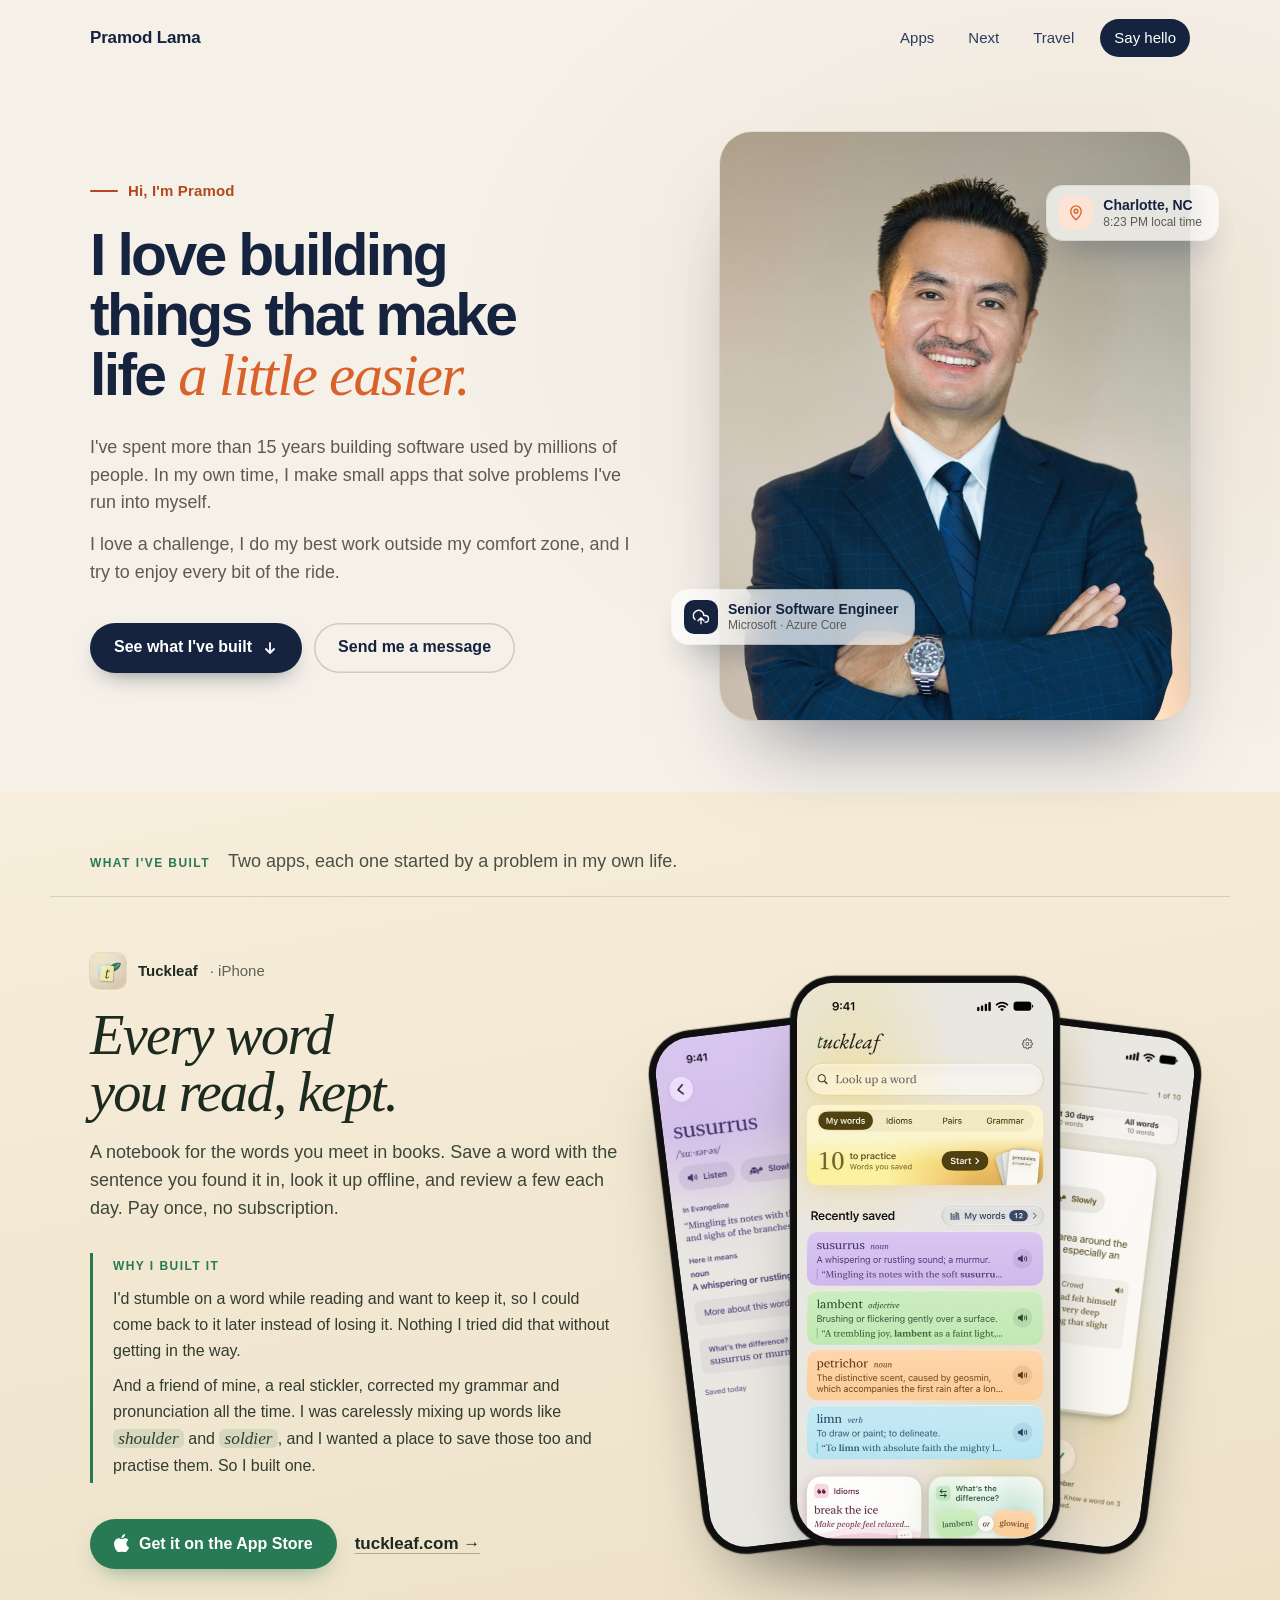
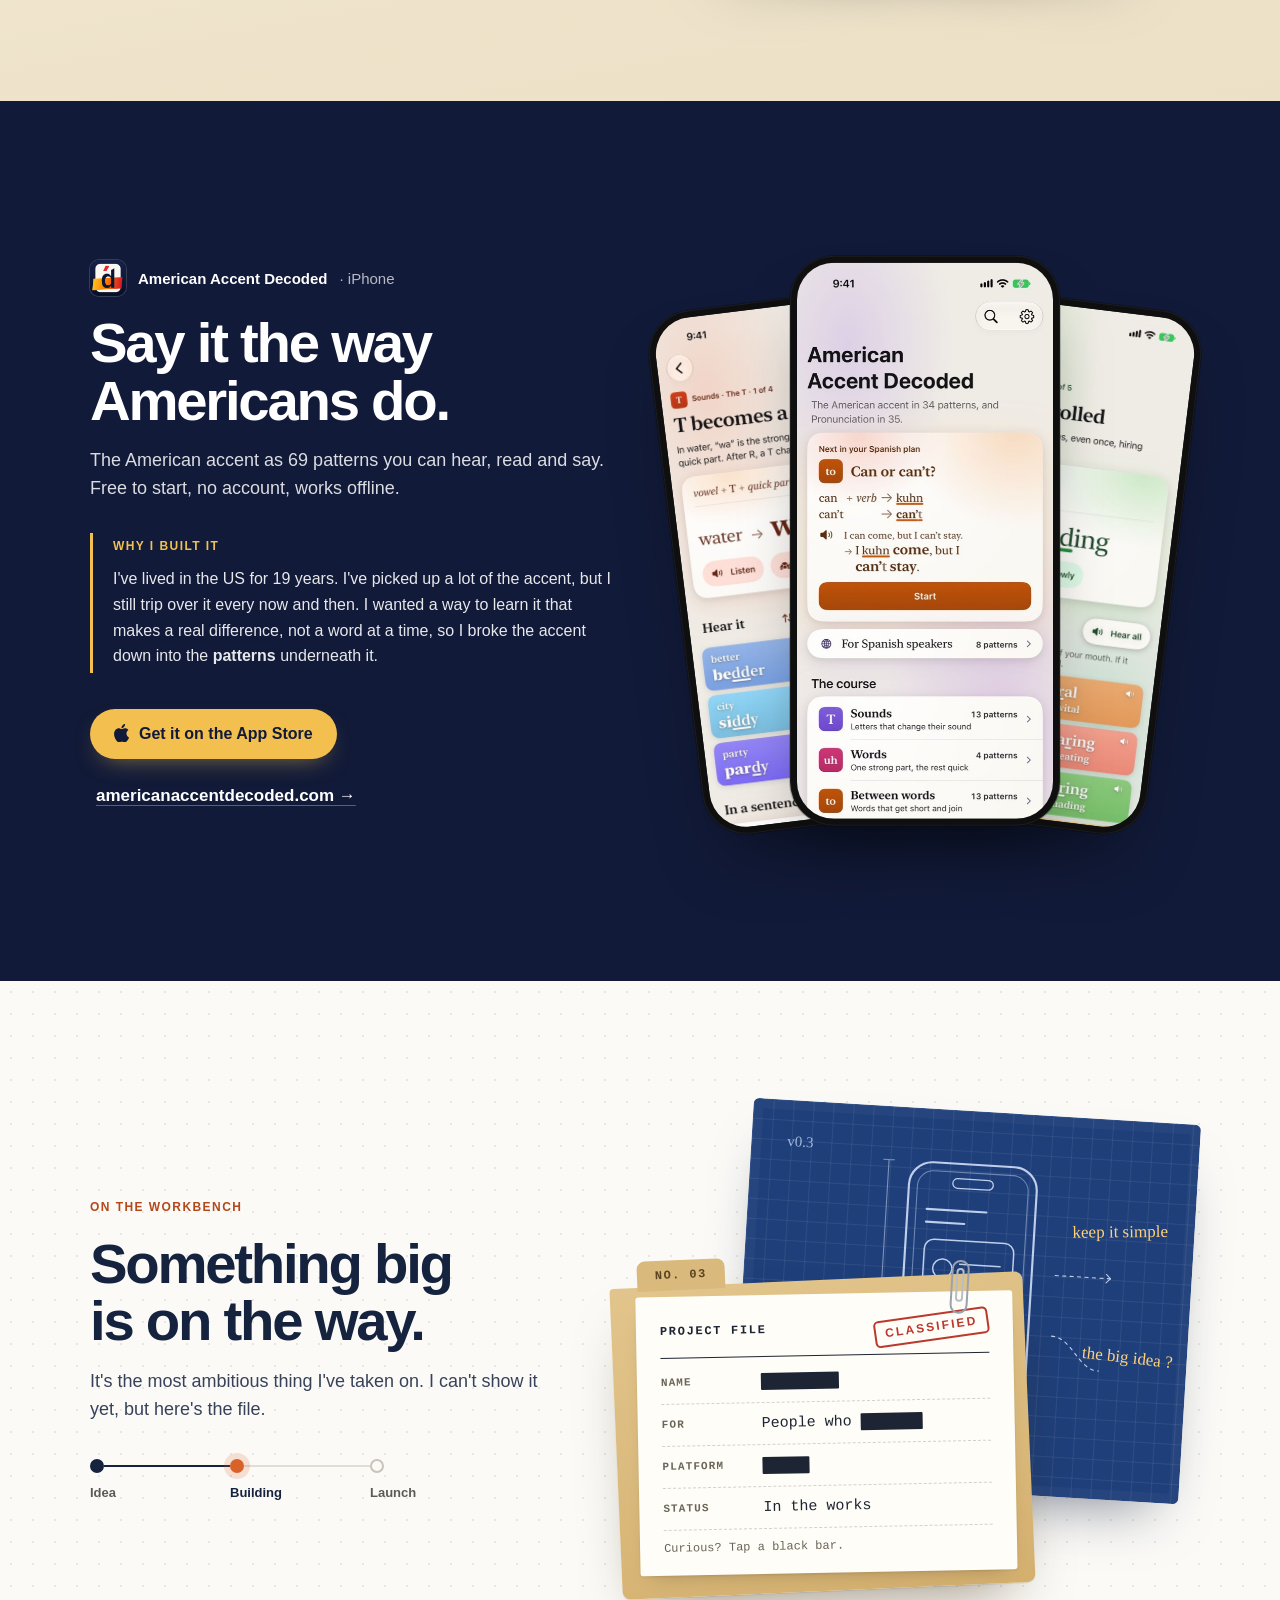
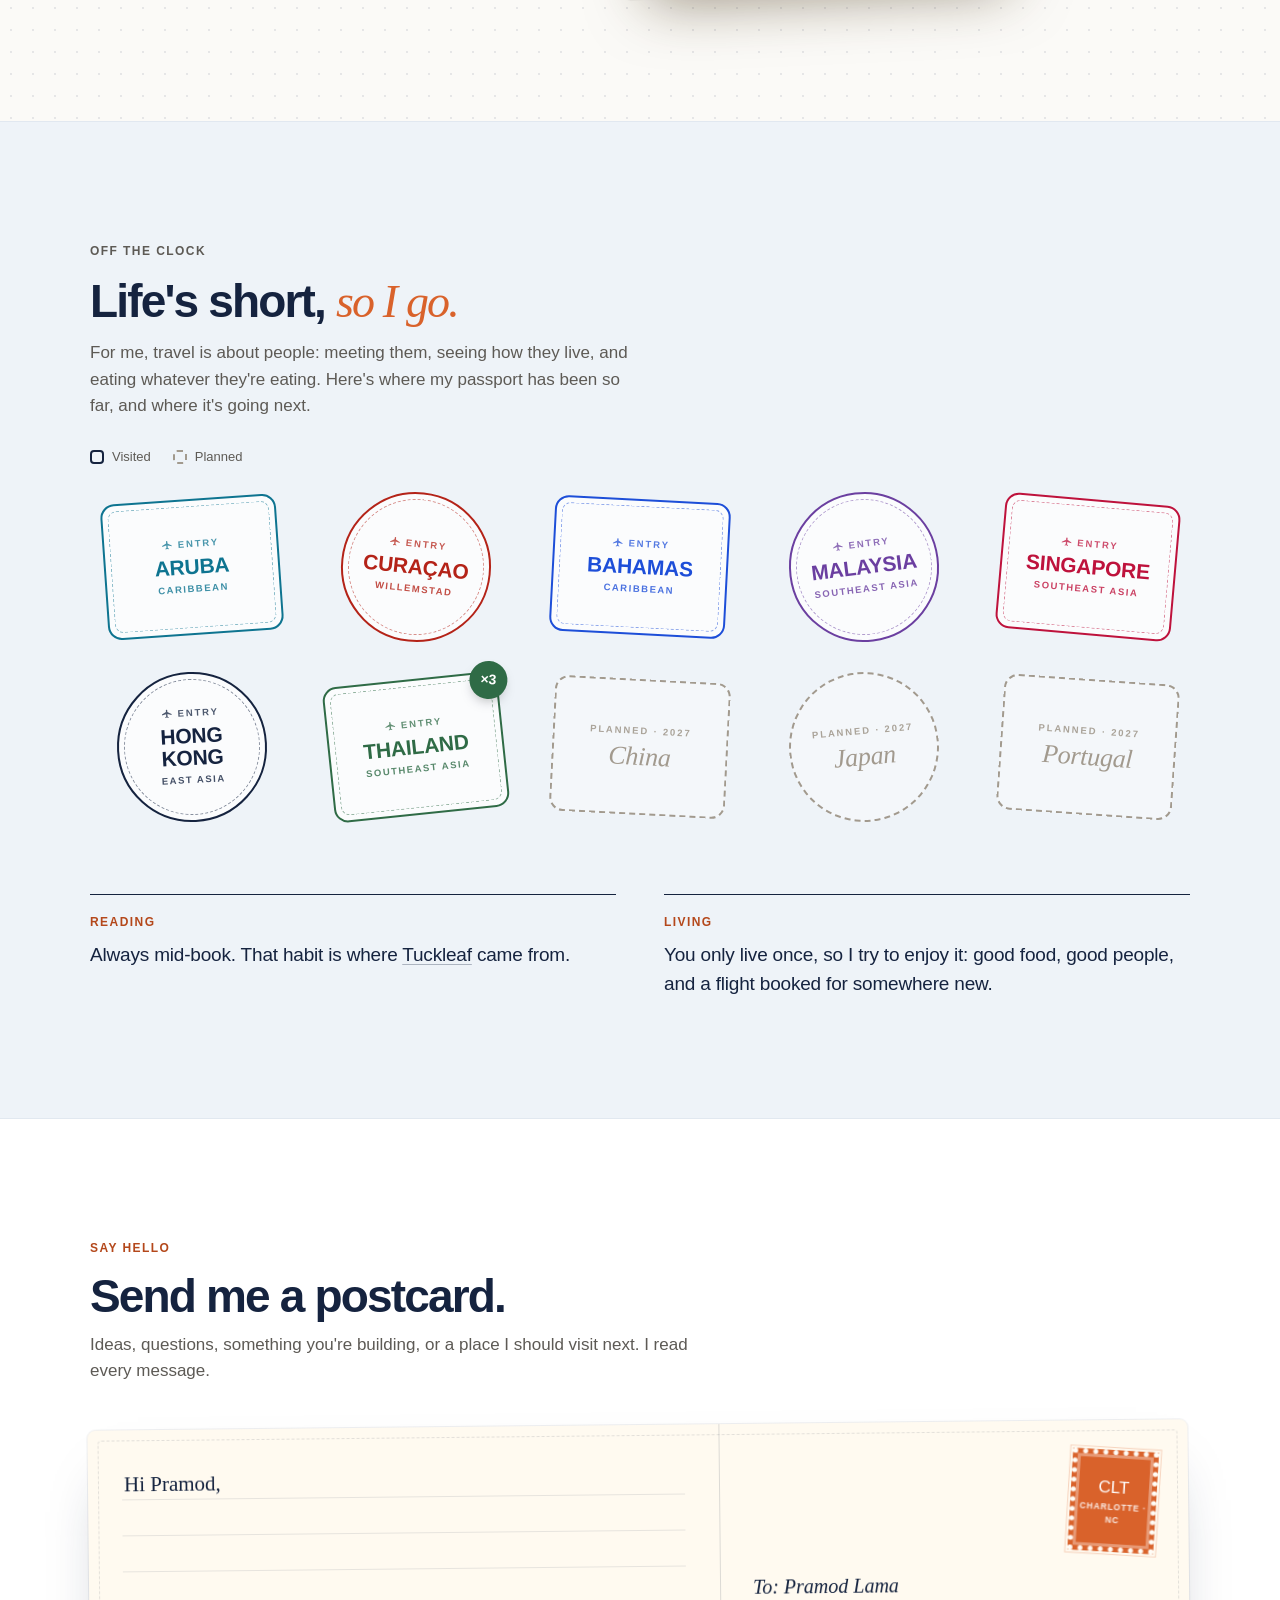
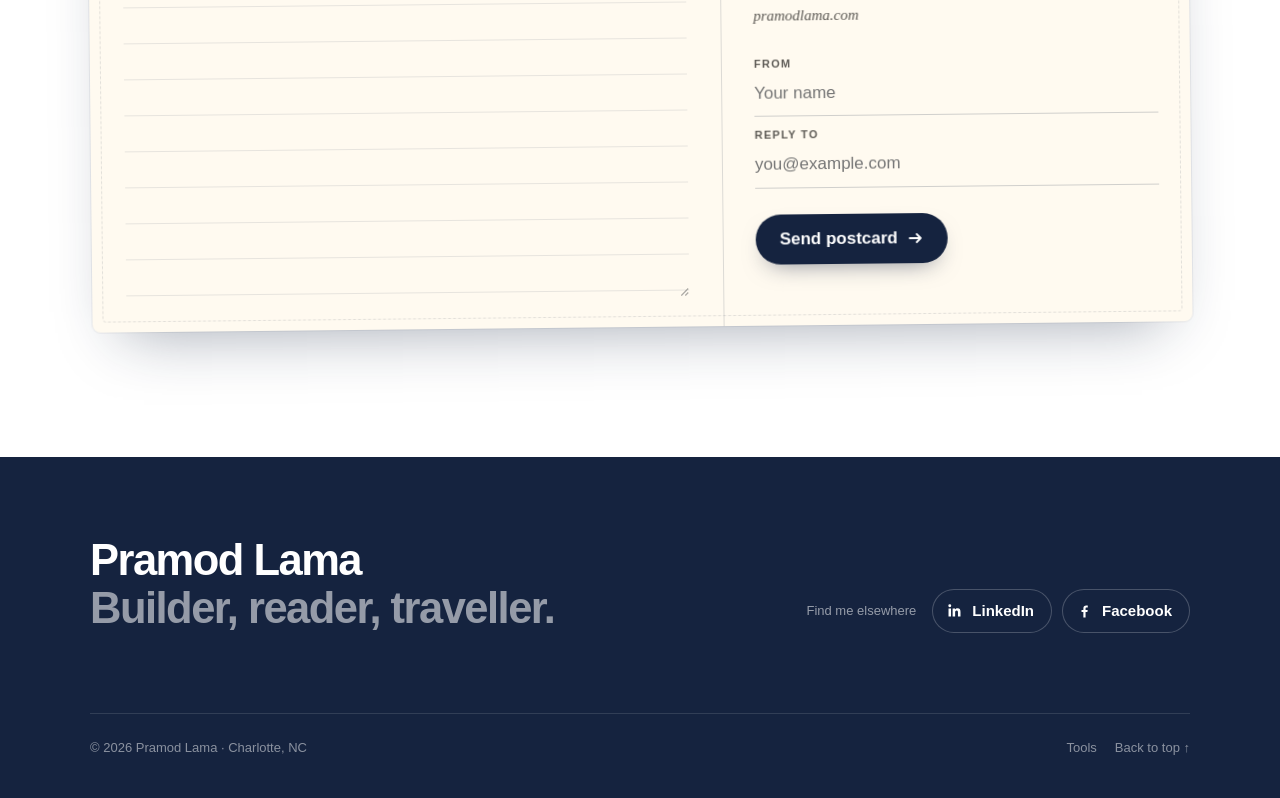
<file: index.html>
<!doctype html>
<html lang="en">
<head>
<meta charset="utf-8">
<meta name="viewport" content="width=device-width, initial-scale=1, viewport-fit=cover">
<title>Pramod Lama · Software Engineer &amp; App Maker in Charlotte, NC</title>
<meta name="description" content="Pramod Lama: software engineer in Charlotte, NC, and maker of Tuckleaf and American Accent Decoded.">
<link rel="canonical" href="https://pramodlama.com/">
<meta property="og:type" content="profile">
<meta property="og:site_name" content="Pramod Lama">
<meta property="og:locale" content="en_US">
<meta property="og:title" content="Pramod Lama">
<meta property="og:description" content="I love building things that make life a little easier.">
<meta property="og:url" content="https://pramodlama.com/">
<meta property="og:image" content="https://pramodlama.com/assets/og.jpg">
<meta property="og:image:width" content="1200">
<meta property="og:image:height" content="630">
<meta property="og:image:alt" content="Pramod Lama in a navy suit, smiling, beside the line: I love building things that make life a little easier.">
<meta name="twitter:card" content="summary_large_image">
<meta name="twitter:image" content="https://pramodlama.com/assets/og.jpg">
<meta name="twitter:image:alt" content="Pramod Lama in a navy suit, smiling, beside the line: I love building things that make life a little easier.">
<meta name="theme-color" content="#f5f0e8">
<link rel="icon" href="/favicon.ico" sizes="48x48">
<link rel="icon" href="/favicon.svg" type="image/svg+xml">
<link rel="icon" href="/favicon-192.png" sizes="192x192" type="image/png">
<link rel="apple-touch-icon" href="/assets/headshot-sm.jpg">
<link rel="preload" as="image" href="/assets/headshot.jpg">
<link rel="stylesheet" href="/css/home.css">
<script type="application/ld+json">
{"@context":"https://schema.org","@graph":[{"@type":"WebSite","@id":"https://pramodlama.com/#website","url":"https://pramodlama.com/","name":"Pramod Lama","alternateName":"pramodlama.com","inLanguage":"en","publisher":{"@id":"https://pramodlama.com/#person"}},{"@type":"ProfilePage","@id":"https://pramodlama.com/#profile","url":"https://pramodlama.com/","name":"Pramod Lama","inLanguage":"en","isPartOf":{"@id":"https://pramodlama.com/#website"},"mainEntity":{"@id":"https://pramodlama.com/#person"},"primaryImageOfPage":"https://pramodlama.com/assets/headshot.jpg"},{"@type":"Person","@id":"https://pramodlama.com/#person","name":"Pramod Lama","url":"https://pramodlama.com/","image":"https://pramodlama.com/assets/headshot.jpg","jobTitle":"Senior Software Engineer","worksFor":{"@type":"Organization","name":"Microsoft"},"address":{"@type":"PostalAddress","addressLocality":"Charlotte","addressRegion":"NC","addressCountry":"US"},"sameAs":["https://www.linkedin.com/in/plama001/","https://www.facebook.com/plama001"],"description":"Software engineer in Charlotte, NC, and maker of Tuckleaf and American Accent Decoded."}]}
</script>
</head>
<body id="top">
<a class="skip" href="#main">Skip to content</a>

<header class="bar">
  <div class="wrap">
    <a class="me" href="/">Pramod Lama</a>
    <nav aria-label="Main"><a href="#built">Apps</a><a href="#next">Next</a><a href="#life">Travel</a><a class="nav-cta" href="#write">Say hello</a></nav>
  </div>
</header>

<main id="main">
  <section class="hero">
    <div class="wrap">
      <div>
        <p class="hi rise">Hi, I'm Pramod</p>
        <h1 class="rise d1">I love building things that make life <span class="trip">a little easier.</span></h1>
        <div class="lede rise d2">
          <p>I've spent more than 15 years building software used by millions of people. In my own time, I make small apps that solve problems I've run into myself.</p>
          <p>I love a challenge, I do my best work outside my comfort zone, and I try to enjoy every bit of the ride.</p>
        </div>
        <div class="cta rise d3">
          <a class="pill" href="#built">See what I've built <svg viewBox="0 0 16 16" fill="none" stroke="currentColor" stroke-width="1.8" stroke-linecap="round" stroke-linejoin="round" aria-hidden="true"><path d="M8 3v10M4 9l4 4 4-4"/></svg></a>
          <a class="pill ghost" href="#write">Send me a message</a>
        </div>
      </div>
      <div class="photo rise d2">
        <div class="frame"><img src="/assets/headshot.jpg" alt="Pramod Lama in a navy suit, smiling" width="1333" height="2000"></div>
        <div class="tag work"><span class="dot"><svg viewBox="0 0 24 24" fill="none" stroke="currentColor" stroke-width="1.8" stroke-linecap="round" stroke-linejoin="round" aria-hidden="true"><path d="M17.5 19a4.5 4.5 0 1 0 0-9h-1.8A7 7 0 1 0 4 15.3"/><path d="M12 13v8m-4-4 4-4 4 4"/></svg></span><span><b>Senior Software Engineer</b><small>Microsoft · Azure Core</small></span></div>
        <div class="tag place"><span class="dot"><svg viewBox="0 0 24 24" fill="none" stroke="currentColor" stroke-width="1.8" stroke-linecap="round" stroke-linejoin="round" aria-hidden="true"><path d="M12 21s-7-6.1-7-11.5a7 7 0 0 1 14 0C19 14.9 12 21 12 21z"/><circle cx="12" cy="9.5" r="2.5"/></svg></span><span><b>Charlotte, NC</b><small id="clock">Eastern Time</small></span></div>
      </div>
    </div>
  </section>

  <div id="built">
    <section class="app-tuck">
      <div class="wrap built-head reveal">
        <p class="label">What I've built</p>
        <p class="built-line">Two apps, each one started by a problem in my own life.</p>
      </div>
      <div class="wrap tuck-grid">
        <div class="tuck-copy reveal">
          <p class="app-id"><img src="/assets/tuckleaf.png" alt="" width="36" height="36">Tuckleaf <span>· iPhone</span></p>
          <h2>Every word you read, kept.</h2>
          <p class="sum">A notebook for the words you meet in books. Save a word with the sentence you found it in, look it up offline, and review a few each day. Pay once, no subscription.</p>
          <figure class="why">
            <figcaption>Why I built it</figcaption>
            <p>I'd stumble on a word while reading and want to keep it, so I could come back to it later instead of losing it. Nothing I tried did that without getting in the way.</p>
            <p>And a friend of mine, a real stickler, corrected my grammar and pronunciation all the time. I was carelessly mixing up words like <span class="say">shoulder</span> and <span class="say">soldier</span>, and I wanted a place to save those too and practise them. So I built one.</p>
          </figure>
          <div class="cta"><a class="pill" href="https://apps.apple.com/app/id6824646026" target="_blank" rel="noopener"><svg class="apple" viewBox="0 0 17 20" fill="currentColor" aria-hidden="true"><path d="M14.1 10.6c0-2.6 2.1-3.8 2.2-3.9-1.2-1.8-3.1-2-3.7-2-1.6-.2-3.1.9-3.9.9s-2.1-.9-3.4-.9C3.5 4.8 1.9 5.8 1 7.4c-1.9 3.2-.5 8 1.3 10.6.9 1.3 1.9 2.7 3.3 2.6 1.3-.1 1.8-.8 3.4-.8s2 .8 3.4.8c1.4 0 2.3-1.3 3.2-2.6 1-1.5 1.4-2.9 1.4-3-.1 0-2.8-1-2.9-4.4zM11.5 3c.7-.9 1.2-2 1.1-3.2-1 0-2.3.7-3 1.6-.7.8-1.3 2-1.1 3.1 1.1.1 2.3-.6 3-1.5z"/></svg>Get it on the App Store</a><a class="link" href="https://tuckleaf.com/" target="_blank" rel="noopener">tuckleaf.com →</a></div>
        </div>
        <div class="fan reveal" aria-label="Tuckleaf screens">
          <figure class="phone p-left"><img src="/assets/shots/tuckleaf-word.jpg" alt="A saved word with the sentence it came from" width="506" height="1100" loading="lazy"></figure>
          <figure class="phone p-mid"><img src="/assets/shots/tuckleaf-home.jpg" alt="Tuckleaf home: recently saved words" width="506" height="1100" loading="lazy"></figure>
          <figure class="phone p-right"><img src="/assets/shots/tuckleaf-practice.jpg" alt="Daily practice card" width="506" height="1100" loading="lazy"></figure>
        </div>
      </div>
    </section>

    <section class="app-acc">
      <div class="wrap tuck-grid">
        <div class="tuck-copy reveal">
          <p class="app-id"><img src="/assets/accent.png" alt="" width="36" height="36">American Accent Decoded <span>· iPhone</span></p>
          <h2>Say it the way Americans do.</h2>
          <p class="sum">The American accent as 69 patterns you can hear, read and say. Free to start, no account, works offline.</p>
          <figure class="why">
            <figcaption>Why I built it</figcaption>
            <p>I've lived in the US for 19 years. I've picked up a lot of the accent, but I still trip over it every now and then. I wanted a way to learn it that makes a real difference, not a word at a time, so I broke the accent down into the <b>patterns</b> underneath it.</p>
          </figure>
          <!-- TODO: direct App Store link once Apple assigns the ID -->
          <div class="cta"><a class="pill" href="https://apps.apple.com/search?term=American%20Accent%20Decoded" target="_blank" rel="noopener"><svg class="apple" viewBox="0 0 17 20" fill="currentColor" aria-hidden="true"><path d="M14.1 10.6c0-2.6 2.1-3.8 2.2-3.9-1.2-1.8-3.1-2-3.7-2-1.6-.2-3.1.9-3.9.9s-2.1-.9-3.4-.9C3.5 4.8 1.9 5.8 1 7.4c-1.9 3.2-.5 8 1.3 10.6.9 1.3 1.9 2.7 3.3 2.6 1.3-.1 1.8-.8 3.4-.8s2 .8 3.4.8c1.4 0 2.3-1.3 3.2-2.6 1-1.5 1.4-2.9 1.4-3-.1 0-2.8-1-2.9-4.4zM11.5 3c.7-.9 1.2-2 1.1-3.2-1 0-2.3.7-3 1.6-.7.8-1.3 2-1.1 3.1 1.1.1 2.3-.6 3-1.5z"/></svg>Get it on the App Store</a><a class="link" href="https://americanaccentdecoded.com/" target="_blank" rel="noopener">americanaccentdecoded.com →</a></div>
        </div>
        <div class="fan reveal" aria-label="American Accent Decoded screens">
          <figure class="phone p-left"><img src="/assets/shots/accent-pattern.jpg" alt="Pattern: T becomes a quick D" width="506" height="1100" loading="lazy"></figure>
          <figure class="phone p-mid"><img src="/assets/shots/accent-languages.jpg" alt="The course, with a plan for your first language" width="506" height="1100" loading="lazy"></figure>
          <figure class="phone p-right"><img src="/assets/shots/accent-pairs.jpg" alt="Pattern: R is never rolled, with word pairs" width="506" height="1100" loading="lazy"></figure>
        </div>
      </div>
    </section>

    <section class="next-up" id="next">
      <div class="wrap next-grid">
        <div class="next-copy reveal">
          <p class="label">On the workbench</p>
          <h2>Something big is on the way.</h2>
          <p class="sum">It's the most ambitious thing I've taken on. I can't show it yet, but here's the file.</p>
          <ol class="track" aria-label="Progress">
            <li class="done"><span></span>Idea</li>
            <li class="now"><span></span>Building</li>
            <li><span></span>Launch</li>
          </ol>
        </div>
        <div class="bench reveal" aria-label="Project No. 03: a blueprint sketch under a classified folder">
          <div class="blueprint" aria-hidden="true">
            <svg viewBox="0 0 360 300" fill="none" stroke="currentColor" stroke-linecap="round" stroke-linejoin="round">
              <rect x="120" y="22" width="120" height="250" rx="22" stroke-width="2"/>
              <rect x="128" y="30" width="104" height="234" rx="15" stroke-width="1" opacity=".5"/>
              <rect x="161" y="36" width="38" height="9" rx="4.5" stroke-width="1.2"/>
              <path d="M138 66h56M138 78h36" stroke-width="2"/>
              <rect x="138" y="94" width="84" height="54" rx="9" stroke-width="1.4"/>
              <circle cx="156" cy="121" r="9" stroke-width="1.4"/>
              <path d="M172 116h38M172 127h26" stroke-width="1.4"/>
              <rect x="138" y="158" width="40" height="40" rx="8" stroke-width="1.2"/>
              <rect x="182" y="158" width="40" height="40" rx="8" stroke-width="1.2"/>
              <path d="M138 214h84M138 226h64M138 238h74" stroke-width="1.2" opacity=".7"/>
              <path d="M100 22v250M95 22h10M95 272h10" stroke-width="1" opacity=".6"/>
              <path d="M262 121h52" stroke-width="1" stroke-dasharray="3 4"/>
              <path d="M310 117l4 4-4 4" stroke-width="1"/>
              <path d="M262 178c20 0 26 30 46 30" stroke-width="1" stroke-dasharray="3 4"/>
            </svg>
            <span class="note n1">keep it simple</span>
            <span class="note n2">the big idea ?</span>
            <span class="note n3">v0.3</span>
          </div>
          <div class="folder">
            <span class="folder-tab">No. 03</span>
            <span class="clip" aria-hidden="true"></span>
            <div class="sheet">
              <p class="sheet-top"><span>Project file</span><span class="stampmark">Classified</span></p>
              <dl>
                <div><dt>Name</dt><dd><span class="redact" tabindex="0" data-say="nice try">██████████</span></dd></div>
                <div><dt>For</dt><dd>People who <span class="redact" tabindex="0" data-say="still no">████████</span></dd></div>
                <div><dt>Platform</dt><dd><span class="redact" tabindex="0" data-say="patience">██████</span></dd></div>
                <div><dt>Status</dt><dd>In the works</dd></div>
              </dl>
              <p class="sheet-foot">Curious? Tap a black bar.</p>
            </div>
          </div>
        </div>
      </div>
    </section>
  </div>

  <section class="life" id="life">
    <div class="wrap">
      <div class="head reveal">
        <p class="label">Off the clock</p>
        <h2>Life's short, <em>so I go.</em></h2>
        <p>For me, travel is about people: meeting them, seeing how they live, and eating whatever they're eating. Here's where my passport has been so far, and where it's going next.</p>
      </div>
      <p class="key"><span class="k-v"></span>Visited <span class="k-p"></span>Planned</p>
      <div class="stamps reveal">
        <div class="stamp" style="--c:#0e7490;--r:-4deg"><div><span class="t"><svg viewBox="0 0 16 16" fill="currentColor" aria-hidden="true"><path d="M15 8.6v-1.2L9 4V1.5a1 1 0 0 0-2 0V4L1 7.4v1.2l6-1.6v3.6L5.5 11.7v1l2.5-.7 2.5.7v-1L9 10.6V7z"/></svg>ENTRY</span><b>Aruba</b><small>Caribbean</small></div></div>
        <div class="stamp round" style="--c:#b42318;--r:6deg"><div><span class="t"><svg viewBox="0 0 16 16" fill="currentColor" aria-hidden="true"><path d="M15 8.6v-1.2L9 4V1.5a1 1 0 0 0-2 0V4L1 7.4v1.2l6-1.6v3.6L5.5 11.7v1l2.5-.7 2.5.7v-1L9 10.6V7z"/></svg>ENTRY</span><b>Curaçao</b><small>Willemstad</small></div></div>
        <div class="stamp" style="--c:#1d4ed8;--r:3deg"><div><span class="t"><svg viewBox="0 0 16 16" fill="currentColor" aria-hidden="true"><path d="M15 8.6v-1.2L9 4V1.5a1 1 0 0 0-2 0V4L1 7.4v1.2l6-1.6v3.6L5.5 11.7v1l2.5-.7 2.5.7v-1L9 10.6V7z"/></svg>ENTRY</span><b>Bahamas</b><small>Caribbean</small></div></div>
        <div class="stamp round" style="--c:#6b3fa0;--r:-7deg"><div><span class="t"><svg viewBox="0 0 16 16" fill="currentColor" aria-hidden="true"><path d="M15 8.6v-1.2L9 4V1.5a1 1 0 0 0-2 0V4L1 7.4v1.2l6-1.6v3.6L5.5 11.7v1l2.5-.7 2.5.7v-1L9 10.6V7z"/></svg>ENTRY</span><b>Malaysia</b><small>Southeast Asia</small></div></div>
        <div class="stamp" style="--c:#be123c;--r:5deg"><div><span class="t"><svg viewBox="0 0 16 16" fill="currentColor" aria-hidden="true"><path d="M15 8.6v-1.2L9 4V1.5a1 1 0 0 0-2 0V4L1 7.4v1.2l6-1.6v3.6L5.5 11.7v1l2.5-.7 2.5.7v-1L9 10.6V7z"/></svg>ENTRY</span><b>Singapore</b><small>Southeast Asia</small></div></div>
        <div class="stamp round" style="--c:#15233f;--r:-3deg"><div><span class="t"><svg viewBox="0 0 16 16" fill="currentColor" aria-hidden="true"><path d="M15 8.6v-1.2L9 4V1.5a1 1 0 0 0-2 0V4L1 7.4v1.2l6-1.6v3.6L5.5 11.7v1l2.5-.7 2.5.7v-1L9 10.6V7z"/></svg>ENTRY</span><b>Hong Kong</b><small>East Asia</small></div></div>
        <div class="stamp" style="--c:#2f6b46;--r:-6deg"><div><span class="t"><svg viewBox="0 0 16 16" fill="currentColor" aria-hidden="true"><path d="M15 8.6v-1.2L9 4V1.5a1 1 0 0 0-2 0V4L1 7.4v1.2l6-1.6v3.6L5.5 11.7v1l2.5-.7 2.5.7v-1L9 10.6V7z"/></svg>ENTRY</span><b>Thailand</b><small>Southeast Asia</small></div><span class="times" title="Three visits">×3</span></div>
        <div class="stamp next" style="--r:3deg"><div><span class="t">PLANNED · 2027</span><b>China</b></div></div>
        <div class="stamp next round" style="--r:-5deg"><div><span class="t">PLANNED · 2027</span><b>Japan</b></div></div>
        <div class="stamp next" style="--r:4deg"><div><span class="t">PLANNED · 2027</span><b>Portugal</b></div></div>
      </div>
      <div class="also reveal">
        <div class="jot"><p class="label">Reading</p><p>Always mid-book. That habit is where <a href="https://tuckleaf.com/" target="_blank" rel="noopener">Tuckleaf</a> came from.</p></div>
        <div class="jot"><p class="label">Living</p><p>You only live once, so I try to enjoy it: good food, good people, and a flight booked for somewhere new.</p></div>
      </div>
    </div>
  </section>
  <section class="write" id="write">
    <div class="wrap">
      <div class="write-head reveal">
        <p class="label">Say hello</p>
        <h2>Send me a postcard.</h2>
        <p>Ideas, questions, something you're building, or a place I should visit next. I read every message.</p>
      </div>
      <form class="postcard reveal" id="postcard" action="https://formspree.io/f/myewzwyj" method="POST" data-endpoint="https://formspree.io/f/myewzwyj" novalidate>
        <div class="pc-msg">
          <label class="sr-only" for="pc-text">Your message</label>
          <textarea id="pc-text" name="message" required rows="7">Hi Pramod,
</textarea>
          <div class="pc-thanks" id="pc-thanks" tabindex="-1">
            <p>Thank you!</p>
            <p>Your postcard is on its way. I'll write back soon.</p>
            <p class="sig">Pramod</p>
            <button type="button" class="pc-again" id="pc-again">Write another</button>
          </div>
        </div>
        <div class="pc-side">
          <div class="pc-stamp" aria-hidden="true"><span>CLT</span><small>Charlotte · NC</small></div>
          <svg class="pc-postmark" viewBox="0 0 220 110" aria-hidden="true">
            <defs><path id="pm-arc" d="M 153 55 m -36 0 a 36 36 0 1 1 72 0 a 36 36 0 1 1 -72 0"/></defs>
            <g fill="none" stroke="currentColor" stroke-width="2.4">
              <circle cx="153" cy="55" r="46"/><circle cx="153" cy="55" r="30" stroke-width="1.4"/>
              <path d="M2 36q10-8 20 0t20 0 20 0 20 0 20 0M2 55q10-8 20 0t20 0 20 0 20 0 20 0M2 74q10-8 20 0t20 0 20 0 20 0 20 0"/>
            </g>
            <text font-size="8" font-weight="800" letter-spacing="1.6" fill="currentColor"><textPath href="#pm-arc" startOffset="6">CHARLOTTE · NC</textPath></text><text x="153" y="96" text-anchor="middle" font-size="8" font-weight="800" letter-spacing="2" fill="currentColor">SENT</text>
            <text id="pm-date" x="153" y="59" text-anchor="middle" font-size="12" font-weight="800" letter-spacing="1" fill="currentColor"></text>
          </svg>
          <p class="pc-to">To: Pramod Lama<br><span>pramodlama.com</span></p>
          <label for="pc-name">From</label>
          <input id="pc-name" name="name" type="text" autocomplete="name" placeholder="Your name" required>
          <label for="pc-email">Reply to</label>
          <input id="pc-email" name="email" type="email" autocomplete="email" placeholder="you@example.com" required>
          <input type="hidden" name="_subject" value="New postcard from pramodlama.com">
          <input type="text" name="_gotcha" class="hp" tabindex="-1" autocomplete="off" aria-hidden="true">
          <button class="pill" type="submit">Send postcard <svg viewBox="0 0 16 16" fill="none" stroke="currentColor" stroke-width="1.8" stroke-linecap="round" stroke-linejoin="round" aria-hidden="true"><path d="M2 8h11M9 4l4 4-4 4"/></svg></button>
          <p class="pc-status" id="pc-status" role="status"></p>
        </div>
      </form>
    </div>
  </section>
</main>

<footer class="end">
  <div class="wrap">
    <div class="end-main">
      <p class="big">Pramod Lama<br><span>Builder, reader, traveller.</span></p>
      <div class="social">
        <p>Find me elsewhere</p>
        <a href="https://www.linkedin.com/in/plama001/" target="_blank" rel="noopener" aria-label="LinkedIn"><svg viewBox="0 0 24 24" fill="currentColor" aria-hidden="true"><path d="M20.45 20.45h-3.56v-5.57c0-1.33-.02-3.04-1.85-3.04-1.85 0-2.14 1.45-2.14 2.94v5.67H9.34V9h3.42v1.56h.05c.48-.9 1.64-1.85 3.37-1.85 3.6 0 4.27 2.37 4.27 5.46v6.28zM5.34 7.43a2.06 2.06 0 1 1 0-4.13 2.06 2.06 0 0 1 0 4.13zM7.12 20.45H3.56V9h3.56v11.45z"/></svg>LinkedIn</a>
        <a href="https://www.facebook.com/plama001" target="_blank" rel="noopener" aria-label="Facebook"><svg viewBox="0 0 24 24" fill="currentColor" aria-hidden="true"><path d="M13.5 21.9v-7.7h2.6l.4-3h-3V9.3c0-.9.3-1.5 1.5-1.5h1.6V5.1c-.3 0-1.2-.1-2.3-.1-2.3 0-3.9 1.4-3.9 4v2.2H7.8v3h2.6v7.7"/></svg>Facebook</a>
      </div>
    </div>
    <div class="fine"><span>© 2026 Pramod Lama · Charlotte, NC</span><span class="fine-links"><a href="/tools/">Tools</a><a href="#top" class="totop">Back to top ↑</a></span></div>
  </div>
</footer>

<script>
// Frosted menu after the first scroll.
(() => {
  const bar = document.querySelector('.bar');
  const on = () => bar.classList.toggle('scrolled', scrollY > 40);
  on(); addEventListener('scroll', on, { passive: true });
})();
// Postcard form: posts to the endpoint in data-endpoint (set once a form service is chosen).
(() => {
  const form = document.getElementById('postcard'), status = document.getElementById('pc-status'), msg = document.getElementById('pc-text');
  // "Hi Pramod," is already written; the cursor starts on the next line, and the greeting stays editable.
  const toEnd = () => { if (msg.selectionStart === 0 && msg.selectionEnd === 0) { const n = msg.value.length; requestAnimationFrame(() => msg.setSelectionRange(n, n)); } };
  msg.addEventListener('focus', toEnd);
  msg.addEventListener('mouseup', () => { if (msg.value === msg.defaultValue) { const n = msg.value.length; msg.setSelectionRange(n, n); } });
  form.addEventListener('submit', async e => {
    e.preventDefault();
    const body = msg.value.replace(/^\s*Hi Pramod,?/i, '').trim();
    if (!body) { status.textContent = 'Write a few words first.'; msg.focus(); return; }
    if (!form.checkValidity()) { status.textContent = 'Please add your name and a reply email.'; form.reportValidity(); return; }
    const url = form.dataset.endpoint;
    if (!url) { status.textContent = 'Messages are not connected yet.'; return; }
    const btn = form.querySelector('button'); btn.disabled = true; status.textContent = 'Sending…';
    try {
      const r = await fetch(url, { method: 'POST', headers: { Accept: 'application/json' }, body: new FormData(form) });
      if (!r.ok) throw 0;
      form.reset();
      document.getElementById('pm-date').textContent = new Date().toLocaleDateString('en-US', { month: 'short', day: 'numeric' }).toUpperCase();
      form.classList.add('sent'); status.textContent = 'Postcard sent.';
      document.getElementById('pc-thanks').focus({ preventScroll: true });
    } catch { status.textContent = 'That didn\'t go through. Please try again in a moment.'; }
    btn.disabled = false;
  });
  document.getElementById('pc-again').addEventListener('click', () => { form.classList.remove('sent'); status.textContent = ''; msg.focus(); });
})();
// Local time in Charlotte on the location tag.
(() => {
  const el = document.getElementById('clock');
  const f = new Intl.DateTimeFormat('en-US', { timeZone: 'America/New_York', hour: 'numeric', minute: '2-digit' });
  const tick = () => { el.textContent = f.format(new Date()) + ' local time'; };
  tick(); setInterval(tick, 30000);
})();
</script>
</body>
</html>
</file>
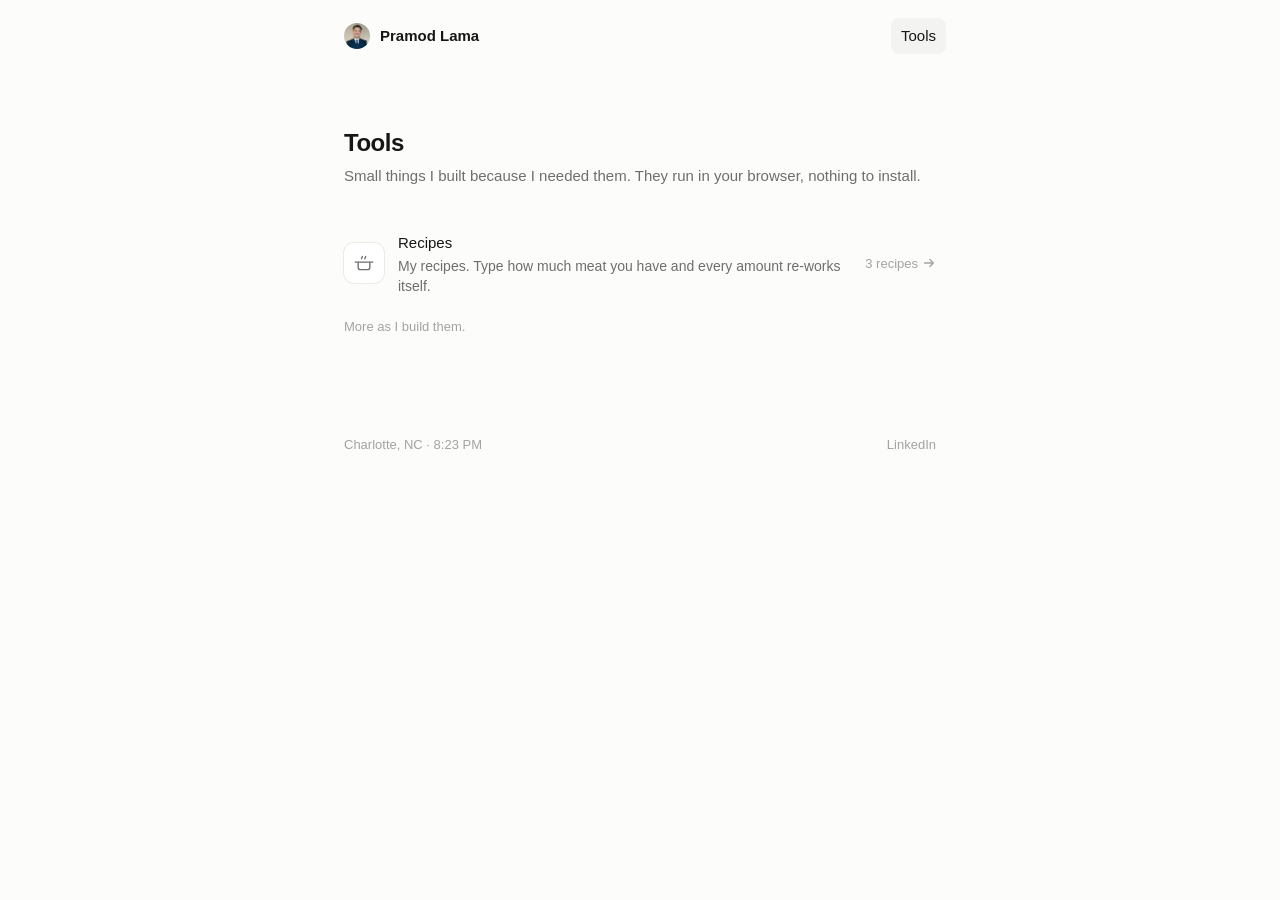
<file: tools/index.html>
<!doctype html>
<html lang="en">
<head>
<meta charset="utf-8">
<meta name="viewport" content="width=device-width, initial-scale=1, viewport-fit=cover">
<meta name="robots" content="noindex">
<title>Tools · Pramod Lama</title>
<meta name="description" content="Small tools Pramod Lama builds for everyday problems.">
<link rel="canonical" href="https://pramodlama.com/tools/">
<meta property="og:type" content="website">
<meta property="og:title" content="Tools · Pramod Lama">
<meta property="og:description" content="Small tools Pramod Lama builds for everyday problems.">
<meta property="og:url" content="https://pramodlama.com/tools/">
<meta property="og:image" content="https://pramodlama.com/assets/headshot-sm.jpg">
<meta name="twitter:card" content="summary">
<meta name="theme-color" content="#fcfcfb" media="(prefers-color-scheme: light)">
<meta name="theme-color" content="#0e0e0e" media="(prefers-color-scheme: dark)">
<link rel="icon" href="data:image/svg+xml,%3Csvg xmlns='http://www.w3.org/2000/svg' viewBox='0 0 64 64'%3E%3Crect width='64' height='64' rx='16' fill='%23161616'/%3E%3Ctext x='32' y='42' font-family='-apple-system,Helvetica,Arial,sans-serif' font-size='28' font-weight='600' fill='white' text-anchor='middle'%3EPL%3C/text%3E%3C/svg%3E">
<link rel="apple-touch-icon" href="/assets/headshot-sm.jpg">
<link rel="stylesheet" href="/css/style.css">
</head>
<body>
<header class="top">
  <a class="brand" href="/"><img src="/assets/headshot-sm.jpg" alt="" width="26" height="26">Pramod Lama</a>
  <nav aria-label="Main"><a href="/tools/" aria-current="page">Tools</a></nav>
</header>
<main class="page">

<div class="head">
  <h1>Tools</h1>
  <p>Small things I built because I needed them. They run in your browser, nothing to install.</p>
</div>
<section class="block" style="margin-top:32px">
  <ul class="rows">
<li><a class="row" href="/tools/recipes/"><span class="tile"><svg viewBox="0 0 24 24" fill="none" stroke="currentColor" stroke-width="1.6" stroke-linecap="round" stroke-linejoin="round" aria-hidden="true"><path d="M3 11h18M5 11v6a3 3 0 0 0 3 3h8a3 3 0 0 0 3-3v-6M1.5 11H3m18 0h1.5M9 7c0-1.5 1-1.5 1-3M13 7c0-1.5 1-1.5 1-3"/></svg></span><span><span class="t">Recipes</span><span class="d" style="display:block">My recipes. Type how much meat you have and every amount re-works itself.</span></span><span class="m">3 recipes<svg class="arrow r" width="14" height="14" viewBox="0 0 16 16" fill="none" stroke="currentColor" stroke-width="1.6" stroke-linecap="round" stroke-linejoin="round" aria-hidden="true"><path d="M3 8h10M9 4l4 4-4 4"/></svg></span></a></li>
  </ul>
  <p class="muted-note">More as I build them.</p>
</section>
</main>
<footer class="foot">
  <span>Charlotte, NC<span id="clock"></span></span>
  <a href="https://www.linkedin.com/in/plama001/" target="_blank" rel="noopener">LinkedIn</a>
</footer>
<script src="/js/site.js" defer></script>
</body>
</html>
</file>
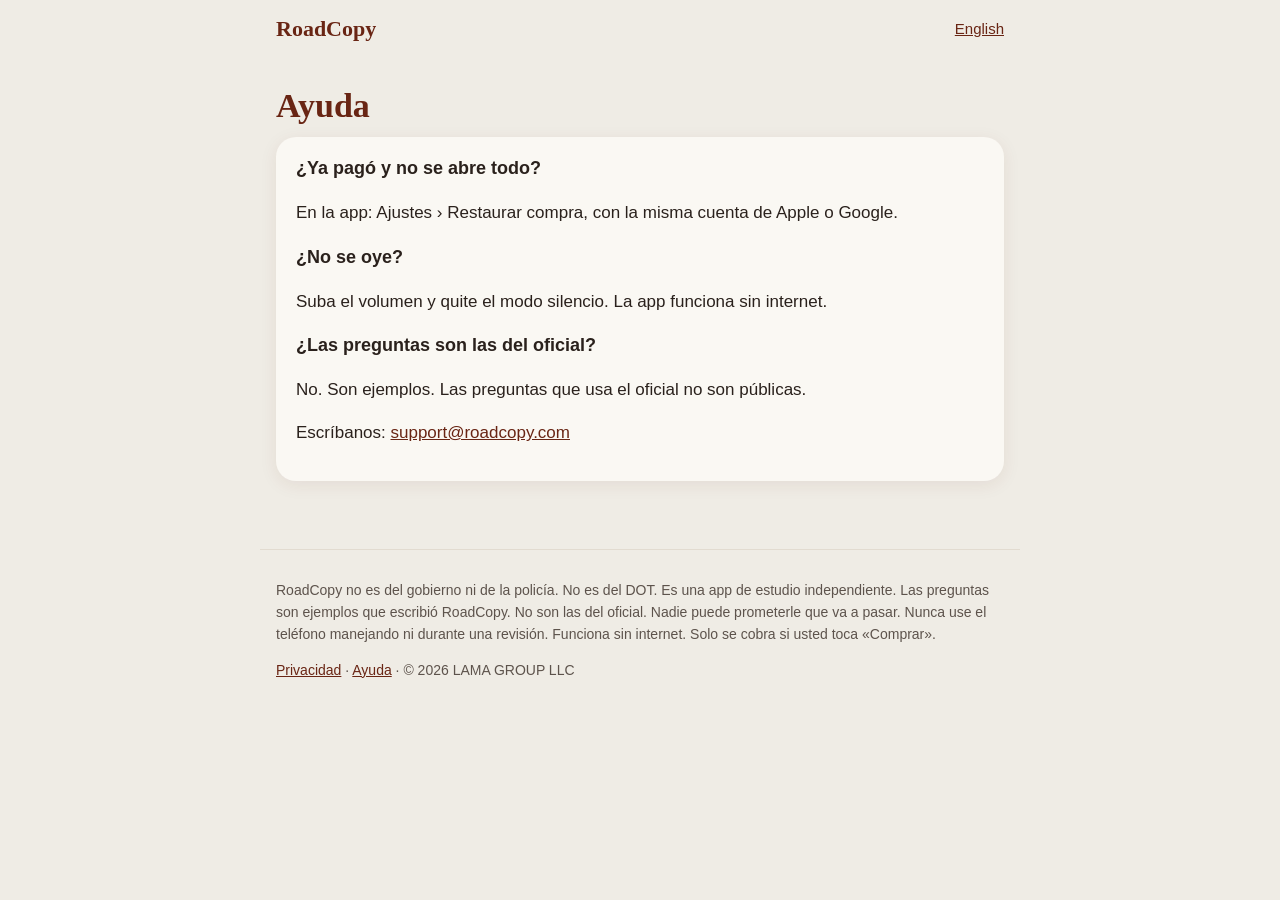
<file: roadcopy/ayuda/index.html>
<!doctype html><html lang="es-US"><head><meta charset="utf-8">
<meta name="viewport" content="width=device-width,initial-scale=1"><title>Ayuda · RoadCopy</title>
<meta name="description" content="Ayuda con RoadCopy."><link rel="canonical" href="https://pramodlama.com/roadcopy/ayuda/"><link rel="alternate" hreflang="es" href="https://pramodlama.com/roadcopy/ayuda/"><link rel="alternate" hreflang="es-US" href="https://pramodlama.com/roadcopy/ayuda/"><link rel="alternate" hreflang="en-US" href="https://pramodlama.com/roadcopy/en/support/"><link rel="alternate" hreflang="x-default" href="https://pramodlama.com/roadcopy/ayuda/">
<meta property="og:title" content="Ayuda · RoadCopy"><meta property="og:description" content="Ayuda con RoadCopy.">
<meta property="og:url" content="https://pramodlama.com/roadcopy/ayuda/"><meta property="og:type" content="website"><meta name="theme-color" content="#D43D18">
<link rel="icon" href="/roadcopy/favicon.svg" type="image/svg+xml"><style>
:root{--room:#EFECE5;--paper:#FAF8F3;--ink:#2A211C;--amber:#692514;--accent:#D43D18;--muted:#5D534C;--line:#E2DBD0}
@media (prefers-color-scheme:dark){:root{--room:#0E0D10;--paper:#1A1817;--ink:#F1ECE6;--amber:#FBDAD0;--accent:#F26B45;--muted:#C2B8AE;--line:#2E2A27}}
*{box-sizing:border-box}html{-webkit-text-size-adjust:100%}
body{margin:0;background:var(--room);color:var(--ink);font:17px/1.55 -apple-system,BlinkMacSystemFont,"Segoe UI",Roboto,sans-serif}
a{color:var(--amber)}main{max-width:760px;margin:0 auto;padding:16px}
header{max-width:760px;margin:0 auto;padding:16px;display:flex;justify-content:space-between;align-items:center;gap:12px;flex-wrap:wrap}
header .brand{font:700 22px/1 Georgia,"Times New Roman",serif;color:var(--amber);text-decoration:none}
nav a{margin-left:14px;font-size:15px}
h1{font:700 34px/1.15 Georgia,serif;color:var(--amber);margin:12px 0 10px}
h2{font:700 24px/1.2 Georgia,serif;color:var(--amber);margin:32px 0 10px}
h3{font-size:18px;margin:0 0 6px}
.lead{font:19px/1.5 Georgia,serif}
.card{background:var(--paper);border-radius:20px;padding:18px 20px;margin:12px 0;box-shadow:0 4px 18px rgba(105,37,20,.08)}
.ask{font:18px/1.4 Georgia,serif;margin:4px 0}
.ask .es{display:block;font:15px/1.4 -apple-system,sans-serif;color:var(--muted)}
.answer{border-left:4px solid var(--accent);padding-left:12px;margin-top:10px}
.muted{color:var(--muted);font-size:15px}
.btn{display:inline-block;background:var(--accent);color:#fff;text-decoration:none;padding:12px 20px;border-radius:14px;font-weight:600;margin:6px 8px 6px 0}
.sign{display:inline-block;font:800 15px/1.15 "Arial Narrow",Arial,sans-serif;text-transform:uppercase;padding:10px 12px;border:3px solid #000;border-radius:8px;background:#fff;color:#000;min-width:110px;text-align:center}
.sign.warning,.sign.yellow-plate{background:#FFCC00}.sign.work{background:#F5821F}.sign.red{background:#BF121C;color:#fff;border-color:#fff;outline:3px solid #BF121C}
.sign.guide{background:#006B3F;color:#fff;border-color:#fff}.sign.school{background:#C6E636}.sign.board{background:#111;color:#FFB81A;font-family:monospace;border-color:#555}
.grid{display:grid;grid-template-columns:auto 1fr;gap:12px 16px;align-items:center}
footer{max-width:760px;margin:40px auto 0;padding:16px;font-size:14px;color:var(--muted);border-top:1px solid var(--line)}
@media (max-width:520px){h1{font-size:28px}.grid{grid-template-columns:1fr}}
</style></head><body>
<header><span class="brand">RoadCopy</span><nav><a href="/roadcopy/en/support/" lang="en">English</a></nav></header><main><h1>Ayuda</h1><div class="card"><h3>¿Ya pagó y no se abre todo?</h3><p>En la app: Ajustes › Restaurar compra, con la misma cuenta de Apple o Google.</p><h3>¿No se oye?</h3><p>Suba el volumen y quite el modo silencio. La app funciona sin internet.</p><h3>¿Las preguntas son las del oficial?</h3><p>No. Son ejemplos. Las preguntas que usa el oficial no son públicas.</p><p>Escríbanos: <a href="mailto:support@roadcopy.com">support@roadcopy.com</a></p></div></main>
<footer><p>RoadCopy no es del gobierno ni de la policía. No es del DOT. Es una app de estudio independiente. Las preguntas son ejemplos que escribió RoadCopy. No son las del oficial. Nadie puede prometerle que va a pasar. Nunca use el teléfono manejando ni durante una revisión. Funciona sin internet. Solo se cobra si usted toca «Comprar».</p><p><a href="/roadcopy/privacidad/">Privacidad</a> ·
<a href="/roadcopy/ayuda/">Ayuda</a> · © 2026 LAMA GROUP LLC</p></footer></body></html>
</file>
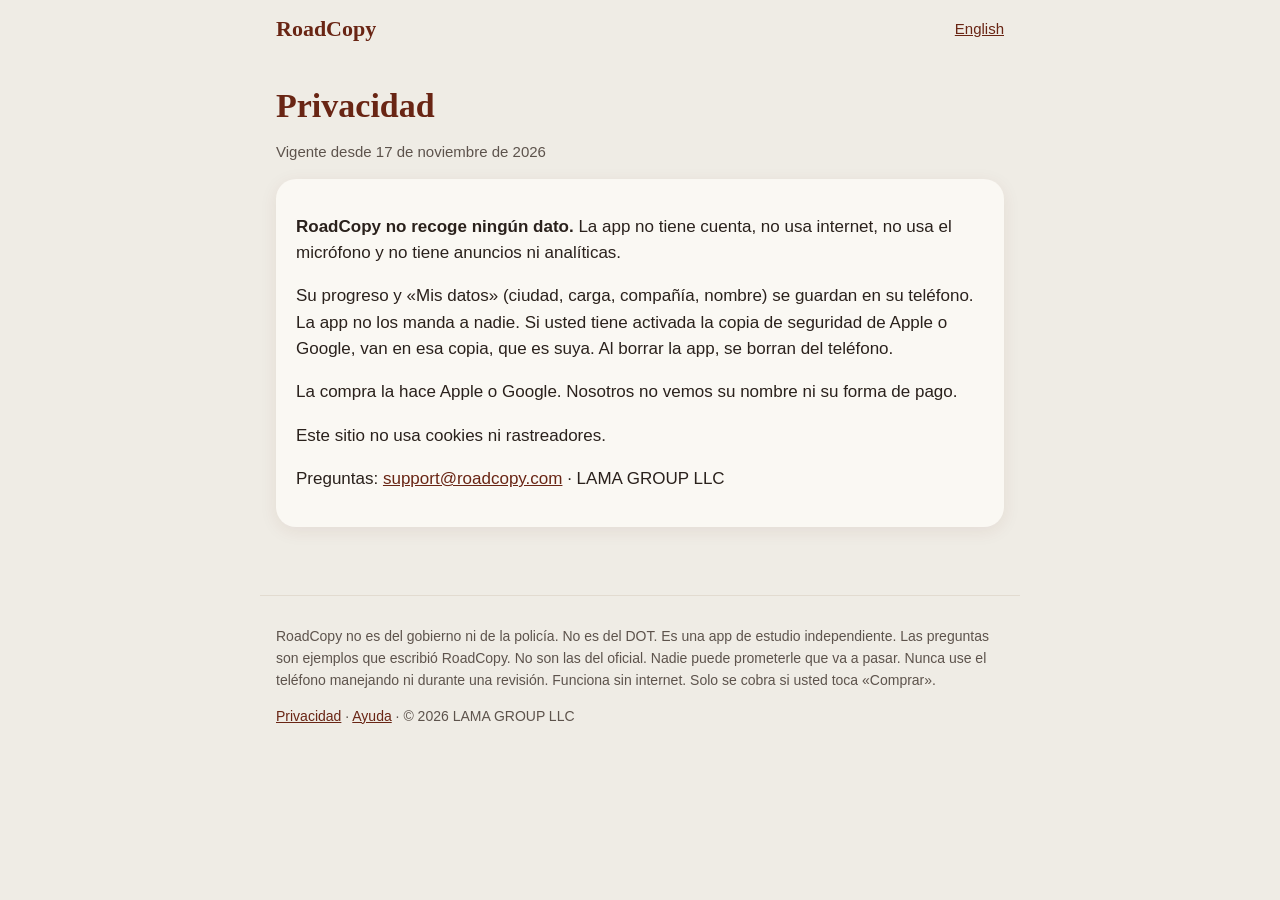
<file: roadcopy/privacidad/index.html>
<!doctype html><html lang="es-US"><head><meta charset="utf-8">
<meta name="viewport" content="width=device-width,initial-scale=1"><title>Privacidad · RoadCopy</title>
<meta name="description" content="RoadCopy no recoge ningún dato."><link rel="canonical" href="https://pramodlama.com/roadcopy/privacidad/"><link rel="alternate" hreflang="es" href="https://pramodlama.com/roadcopy/privacidad/"><link rel="alternate" hreflang="es-US" href="https://pramodlama.com/roadcopy/privacidad/"><link rel="alternate" hreflang="en-US" href="https://pramodlama.com/roadcopy/en/privacy/"><link rel="alternate" hreflang="x-default" href="https://pramodlama.com/roadcopy/privacidad/">
<meta property="og:title" content="Privacidad · RoadCopy"><meta property="og:description" content="RoadCopy no recoge ningún dato.">
<meta property="og:url" content="https://pramodlama.com/roadcopy/privacidad/"><meta property="og:type" content="website"><meta name="theme-color" content="#D43D18">
<link rel="icon" href="/roadcopy/favicon.svg" type="image/svg+xml"><style>
:root{--room:#EFECE5;--paper:#FAF8F3;--ink:#2A211C;--amber:#692514;--accent:#D43D18;--muted:#5D534C;--line:#E2DBD0}
@media (prefers-color-scheme:dark){:root{--room:#0E0D10;--paper:#1A1817;--ink:#F1ECE6;--amber:#FBDAD0;--accent:#F26B45;--muted:#C2B8AE;--line:#2E2A27}}
*{box-sizing:border-box}html{-webkit-text-size-adjust:100%}
body{margin:0;background:var(--room);color:var(--ink);font:17px/1.55 -apple-system,BlinkMacSystemFont,"Segoe UI",Roboto,sans-serif}
a{color:var(--amber)}main{max-width:760px;margin:0 auto;padding:16px}
header{max-width:760px;margin:0 auto;padding:16px;display:flex;justify-content:space-between;align-items:center;gap:12px;flex-wrap:wrap}
header .brand{font:700 22px/1 Georgia,"Times New Roman",serif;color:var(--amber);text-decoration:none}
nav a{margin-left:14px;font-size:15px}
h1{font:700 34px/1.15 Georgia,serif;color:var(--amber);margin:12px 0 10px}
h2{font:700 24px/1.2 Georgia,serif;color:var(--amber);margin:32px 0 10px}
h3{font-size:18px;margin:0 0 6px}
.lead{font:19px/1.5 Georgia,serif}
.card{background:var(--paper);border-radius:20px;padding:18px 20px;margin:12px 0;box-shadow:0 4px 18px rgba(105,37,20,.08)}
.ask{font:18px/1.4 Georgia,serif;margin:4px 0}
.ask .es{display:block;font:15px/1.4 -apple-system,sans-serif;color:var(--muted)}
.answer{border-left:4px solid var(--accent);padding-left:12px;margin-top:10px}
.muted{color:var(--muted);font-size:15px}
.btn{display:inline-block;background:var(--accent);color:#fff;text-decoration:none;padding:12px 20px;border-radius:14px;font-weight:600;margin:6px 8px 6px 0}
.sign{display:inline-block;font:800 15px/1.15 "Arial Narrow",Arial,sans-serif;text-transform:uppercase;padding:10px 12px;border:3px solid #000;border-radius:8px;background:#fff;color:#000;min-width:110px;text-align:center}
.sign.warning,.sign.yellow-plate{background:#FFCC00}.sign.work{background:#F5821F}.sign.red{background:#BF121C;color:#fff;border-color:#fff;outline:3px solid #BF121C}
.sign.guide{background:#006B3F;color:#fff;border-color:#fff}.sign.school{background:#C6E636}.sign.board{background:#111;color:#FFB81A;font-family:monospace;border-color:#555}
.grid{display:grid;grid-template-columns:auto 1fr;gap:12px 16px;align-items:center}
footer{max-width:760px;margin:40px auto 0;padding:16px;font-size:14px;color:var(--muted);border-top:1px solid var(--line)}
@media (max-width:520px){h1{font-size:28px}.grid{grid-template-columns:1fr}}
</style></head><body>
<header><span class="brand">RoadCopy</span><nav><a href="/roadcopy/en/privacy/" lang="en">English</a></nav></header><main><h1>Privacidad</h1><p class="muted">Vigente desde 17 de noviembre de 2026</p><div class="card"><p><strong>RoadCopy no recoge ningún dato.</strong> La app no tiene cuenta, no usa internet, no usa el micrófono y no tiene anuncios ni analíticas.</p><p>Su progreso y «Mis datos» (ciudad, carga, compañía, nombre) se guardan en su teléfono. La app no los manda a nadie. Si usted tiene activada la copia de seguridad de Apple o Google, van en esa copia, que es suya. Al borrar la app, se borran del teléfono.</p><p>La compra la hace Apple o Google. Nosotros no vemos su nombre ni su forma de pago.</p><p>Este sitio no usa cookies ni rastreadores.</p><p>Preguntas: <a href="mailto:support@roadcopy.com">support@roadcopy.com</a> · LAMA GROUP LLC</p></div></main>
<footer><p>RoadCopy no es del gobierno ni de la policía. No es del DOT. Es una app de estudio independiente. Las preguntas son ejemplos que escribió RoadCopy. No son las del oficial. Nadie puede prometerle que va a pasar. Nunca use el teléfono manejando ni durante una revisión. Funciona sin internet. Solo se cobra si usted toca «Comprar».</p><p><a href="/roadcopy/privacidad/">Privacidad</a> ·
<a href="/roadcopy/ayuda/">Ayuda</a> · © 2026 LAMA GROUP LLC</p></footer></body></html>
</file>
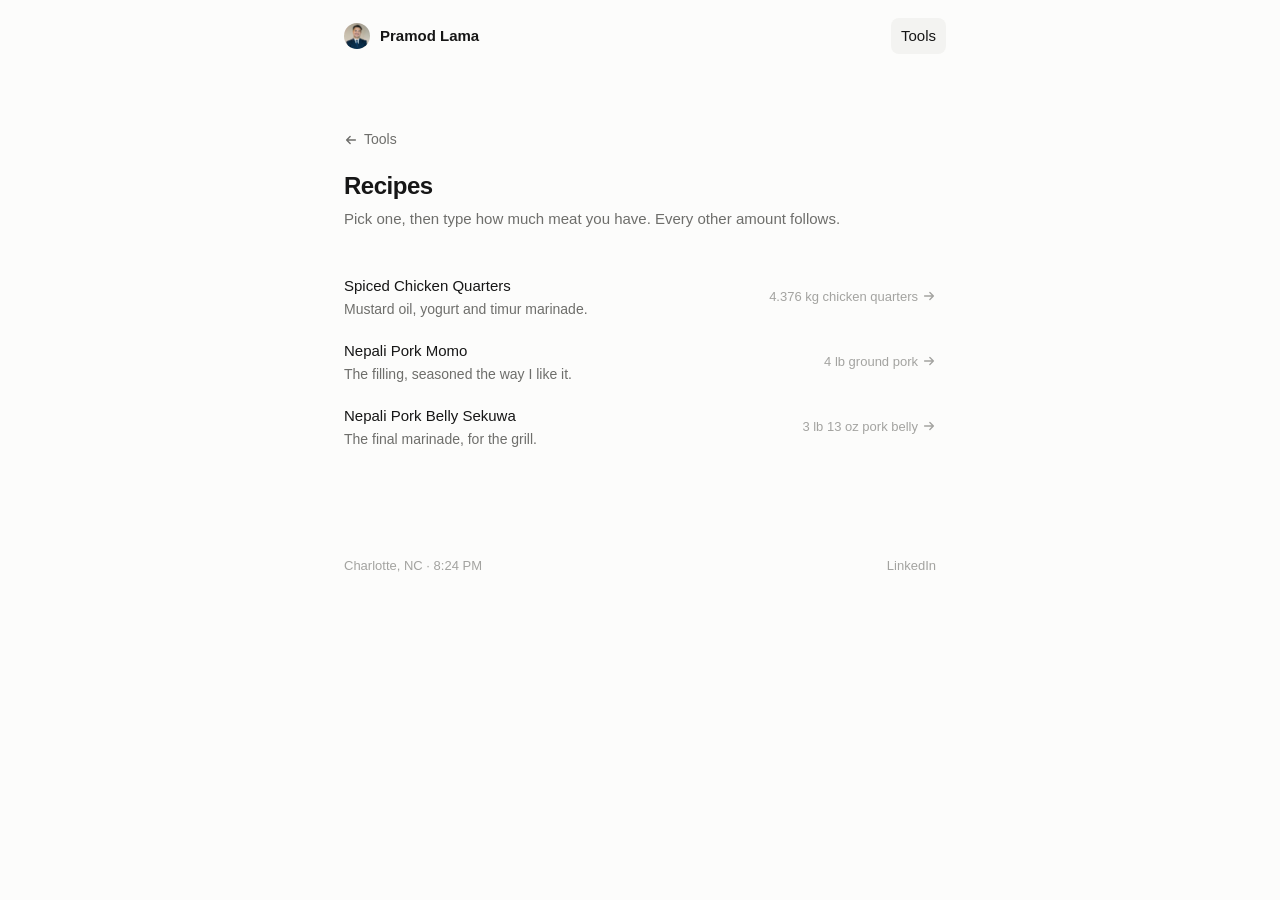
<file: tools/recipes/index.html>
<!doctype html>
<html lang="en">
<head>
<meta charset="utf-8">
<meta name="viewport" content="width=device-width, initial-scale=1, viewport-fit=cover">
<meta name="robots" content="noindex">
<title>Recipes · Pramod Lama</title>
<meta name="description" content="Pramod&#x27;s recipes, scaled to however much you&#x27;re cooking.">
<link rel="canonical" href="https://pramodlama.com/tools/recipes/">
<meta property="og:type" content="website">
<meta property="og:title" content="Recipes · Pramod Lama">
<meta property="og:description" content="Pramod&#x27;s recipes, scaled to however much you&#x27;re cooking.">
<meta property="og:url" content="https://pramodlama.com/tools/recipes/">
<meta property="og:image" content="https://pramodlama.com/assets/headshot-sm.jpg">
<meta name="twitter:card" content="summary">
<meta name="theme-color" content="#fcfcfb" media="(prefers-color-scheme: light)">
<meta name="theme-color" content="#0e0e0e" media="(prefers-color-scheme: dark)">
<link rel="icon" href="data:image/svg+xml,%3Csvg xmlns='http://www.w3.org/2000/svg' viewBox='0 0 64 64'%3E%3Crect width='64' height='64' rx='16' fill='%23161616'/%3E%3Ctext x='32' y='42' font-family='-apple-system,Helvetica,Arial,sans-serif' font-size='28' font-weight='600' fill='white' text-anchor='middle'%3EPL%3C/text%3E%3C/svg%3E">
<link rel="apple-touch-icon" href="/assets/headshot-sm.jpg">
<link rel="stylesheet" href="/css/style.css">
</head>
<body>
<header class="top">
  <a class="brand" href="/"><img src="/assets/headshot-sm.jpg" alt="" width="26" height="26">Pramod Lama</a>
  <nav aria-label="Main"><a href="/tools/" aria-current="page">Tools</a></nav>
</header>
<main class="page">

<a class="crumb" href="/tools/"><svg width="14" height="14" viewBox="0 0 16 16" fill="none" stroke="currentColor" stroke-width="1.6" stroke-linecap="round" stroke-linejoin="round" aria-hidden="true"><path d="M13 8H3M7 4 3 8l4 4"/></svg>Tools</a>
<div class="head">
  <h1>Recipes</h1>
  <p>Pick one, then type how much meat you have. Every other amount follows.</p>
</div>
<section class="block" style="margin-top:32px">
  <ul class="rows">
<li><a class="row" style="grid-template-columns:1fr auto" href="/tools/recipes/chicken-quarters/"><span><span class="t">Spiced Chicken Quarters</span><span class="d" style="display:block">Mustard oil, yogurt and timur marinade.</span></span><span class="m">4.376 kg chicken quarters<svg class="arrow r" width="14" height="14" viewBox="0 0 16 16" fill="none" stroke="currentColor" stroke-width="1.6" stroke-linecap="round" stroke-linejoin="round" aria-hidden="true"><path d="M3 8h10M9 4l4 4-4 4"/></svg></span></a></li>
<li><a class="row" style="grid-template-columns:1fr auto" href="/tools/recipes/pork-momo/"><span><span class="t">Nepali Pork Momo</span><span class="d" style="display:block">The filling, seasoned the way I like it.</span></span><span class="m">4 lb ground pork<svg class="arrow r" width="14" height="14" viewBox="0 0 16 16" fill="none" stroke="currentColor" stroke-width="1.6" stroke-linecap="round" stroke-linejoin="round" aria-hidden="true"><path d="M3 8h10M9 4l4 4-4 4"/></svg></span></a></li>
<li><a class="row" style="grid-template-columns:1fr auto" href="/tools/recipes/pork-belly-sekuwa/"><span><span class="t">Nepali Pork Belly Sekuwa</span><span class="d" style="display:block">The final marinade, for the grill.</span></span><span class="m">3 lb 13 oz pork belly<svg class="arrow r" width="14" height="14" viewBox="0 0 16 16" fill="none" stroke="currentColor" stroke-width="1.6" stroke-linecap="round" stroke-linejoin="round" aria-hidden="true"><path d="M3 8h10M9 4l4 4-4 4"/></svg></span></a></li>
  </ul>
</section>
</main>
<footer class="foot">
  <span>Charlotte, NC<span id="clock"></span></span>
  <a href="https://www.linkedin.com/in/plama001/" target="_blank" rel="noopener">LinkedIn</a>
</footer>
<script src="/js/site.js" defer></script>
</body>
</html>
</file>
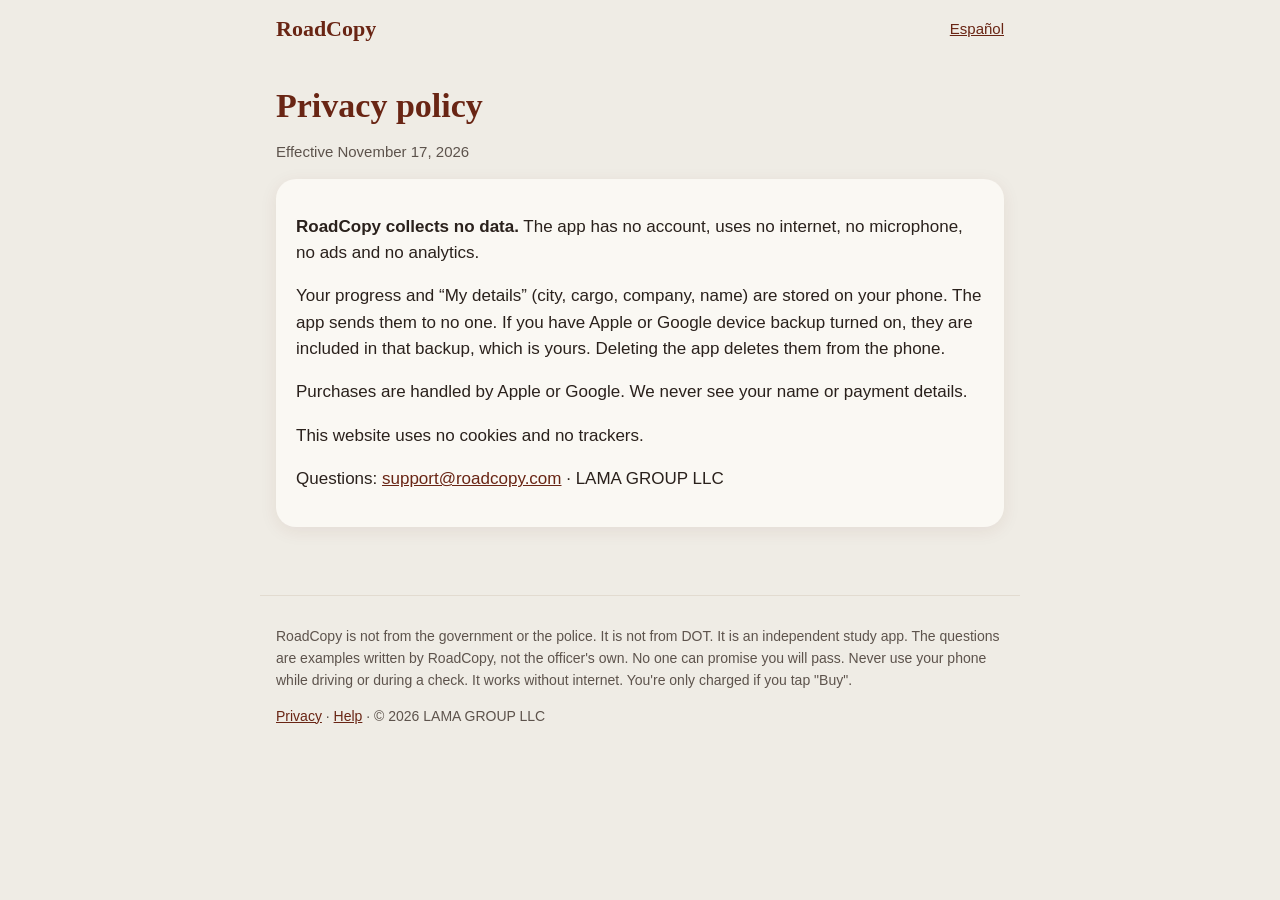
<file: roadcopy/en/privacy/index.html>
<!doctype html><html lang="en-US"><head><meta charset="utf-8">
<meta name="viewport" content="width=device-width,initial-scale=1"><title>Privacy · RoadCopy</title>
<meta name="description" content="RoadCopy collects no data."><link rel="canonical" href="https://pramodlama.com/roadcopy/en/privacy/"><link rel="alternate" hreflang="es" href="https://pramodlama.com/roadcopy/privacidad/"><link rel="alternate" hreflang="es-US" href="https://pramodlama.com/roadcopy/privacidad/"><link rel="alternate" hreflang="en-US" href="https://pramodlama.com/roadcopy/en/privacy/"><link rel="alternate" hreflang="x-default" href="https://pramodlama.com/roadcopy/privacidad/">
<meta property="og:title" content="Privacy · RoadCopy"><meta property="og:description" content="RoadCopy collects no data.">
<meta property="og:url" content="https://pramodlama.com/roadcopy/en/privacy/"><meta property="og:type" content="website"><meta name="theme-color" content="#D43D18">
<link rel="icon" href="/roadcopy/favicon.svg" type="image/svg+xml"><style>
:root{--room:#EFECE5;--paper:#FAF8F3;--ink:#2A211C;--amber:#692514;--accent:#D43D18;--muted:#5D534C;--line:#E2DBD0}
@media (prefers-color-scheme:dark){:root{--room:#0E0D10;--paper:#1A1817;--ink:#F1ECE6;--amber:#FBDAD0;--accent:#F26B45;--muted:#C2B8AE;--line:#2E2A27}}
*{box-sizing:border-box}html{-webkit-text-size-adjust:100%}
body{margin:0;background:var(--room);color:var(--ink);font:17px/1.55 -apple-system,BlinkMacSystemFont,"Segoe UI",Roboto,sans-serif}
a{color:var(--amber)}main{max-width:760px;margin:0 auto;padding:16px}
header{max-width:760px;margin:0 auto;padding:16px;display:flex;justify-content:space-between;align-items:center;gap:12px;flex-wrap:wrap}
header .brand{font:700 22px/1 Georgia,"Times New Roman",serif;color:var(--amber);text-decoration:none}
nav a{margin-left:14px;font-size:15px}
h1{font:700 34px/1.15 Georgia,serif;color:var(--amber);margin:12px 0 10px}
h2{font:700 24px/1.2 Georgia,serif;color:var(--amber);margin:32px 0 10px}
h3{font-size:18px;margin:0 0 6px}
.lead{font:19px/1.5 Georgia,serif}
.card{background:var(--paper);border-radius:20px;padding:18px 20px;margin:12px 0;box-shadow:0 4px 18px rgba(105,37,20,.08)}
.ask{font:18px/1.4 Georgia,serif;margin:4px 0}
.ask .es{display:block;font:15px/1.4 -apple-system,sans-serif;color:var(--muted)}
.answer{border-left:4px solid var(--accent);padding-left:12px;margin-top:10px}
.muted{color:var(--muted);font-size:15px}
.btn{display:inline-block;background:var(--accent);color:#fff;text-decoration:none;padding:12px 20px;border-radius:14px;font-weight:600;margin:6px 8px 6px 0}
.sign{display:inline-block;font:800 15px/1.15 "Arial Narrow",Arial,sans-serif;text-transform:uppercase;padding:10px 12px;border:3px solid #000;border-radius:8px;background:#fff;color:#000;min-width:110px;text-align:center}
.sign.warning,.sign.yellow-plate{background:#FFCC00}.sign.work{background:#F5821F}.sign.red{background:#BF121C;color:#fff;border-color:#fff;outline:3px solid #BF121C}
.sign.guide{background:#006B3F;color:#fff;border-color:#fff}.sign.school{background:#C6E636}.sign.board{background:#111;color:#FFB81A;font-family:monospace;border-color:#555}
.grid{display:grid;grid-template-columns:auto 1fr;gap:12px 16px;align-items:center}
footer{max-width:760px;margin:40px auto 0;padding:16px;font-size:14px;color:var(--muted);border-top:1px solid var(--line)}
@media (max-width:520px){h1{font-size:28px}.grid{grid-template-columns:1fr}}
</style></head><body>
<header><span class="brand">RoadCopy</span><nav><a href="/roadcopy/privacidad/" lang="es">Español</a></nav></header><main><h1>Privacy policy</h1><p class="muted">Effective November 17, 2026</p><div class="card"><p><strong>RoadCopy collects no data.</strong> The app has no account, uses no internet, no microphone, no ads and no analytics.</p><p>Your progress and “My details” (city, cargo, company, name) are stored on your phone. The app sends them to no one. If you have Apple or Google device backup turned on, they are included in that backup, which is yours. Deleting the app deletes them from the phone.</p><p>Purchases are handled by Apple or Google. We never see your name or payment details.</p><p>This website uses no cookies and no trackers.</p><p>Questions: <a href="mailto:support@roadcopy.com">support@roadcopy.com</a> · LAMA GROUP LLC</p></div></main>
<footer><p>RoadCopy is not from the government or the police. It is not from DOT. It is an independent study app. The questions are examples written by RoadCopy, not the officer's own. No one can promise you will pass. Never use your phone while driving or during a check. It works without internet. You're only charged if you tap "Buy".</p><p><a href="/roadcopy/en/privacy/">Privacy</a> ·
<a href="/roadcopy/en/support/">Help</a> · © 2026 LAMA GROUP LLC</p></footer></body></html>
</file>
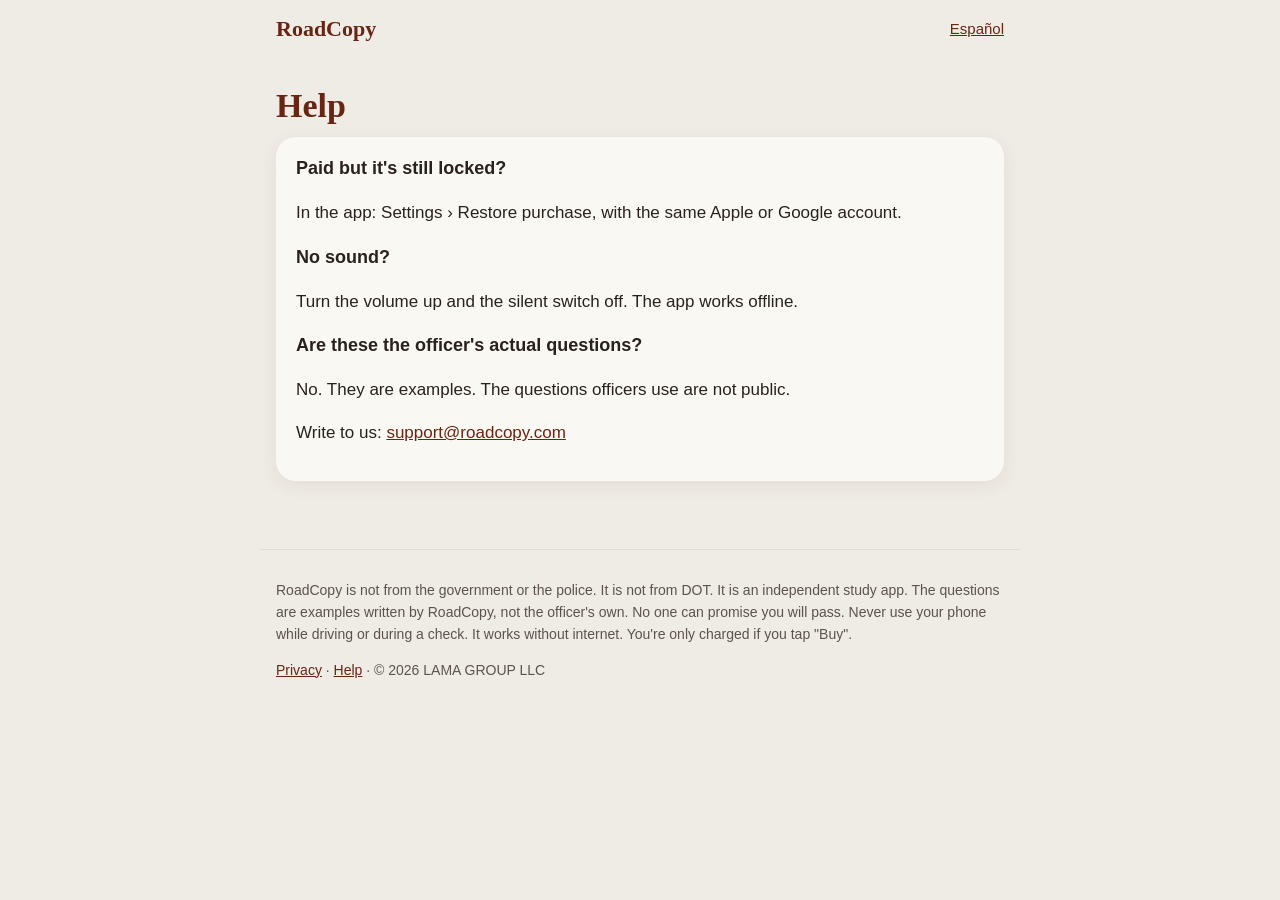
<file: roadcopy/en/support/index.html>
<!doctype html><html lang="en-US"><head><meta charset="utf-8">
<meta name="viewport" content="width=device-width,initial-scale=1"><title>Help · RoadCopy</title>
<meta name="description" content="Help with RoadCopy."><link rel="canonical" href="https://pramodlama.com/roadcopy/en/support/"><link rel="alternate" hreflang="es" href="https://pramodlama.com/roadcopy/ayuda/"><link rel="alternate" hreflang="es-US" href="https://pramodlama.com/roadcopy/ayuda/"><link rel="alternate" hreflang="en-US" href="https://pramodlama.com/roadcopy/en/support/"><link rel="alternate" hreflang="x-default" href="https://pramodlama.com/roadcopy/ayuda/">
<meta property="og:title" content="Help · RoadCopy"><meta property="og:description" content="Help with RoadCopy.">
<meta property="og:url" content="https://pramodlama.com/roadcopy/en/support/"><meta property="og:type" content="website"><meta name="theme-color" content="#D43D18">
<link rel="icon" href="/roadcopy/favicon.svg" type="image/svg+xml"><style>
:root{--room:#EFECE5;--paper:#FAF8F3;--ink:#2A211C;--amber:#692514;--accent:#D43D18;--muted:#5D534C;--line:#E2DBD0}
@media (prefers-color-scheme:dark){:root{--room:#0E0D10;--paper:#1A1817;--ink:#F1ECE6;--amber:#FBDAD0;--accent:#F26B45;--muted:#C2B8AE;--line:#2E2A27}}
*{box-sizing:border-box}html{-webkit-text-size-adjust:100%}
body{margin:0;background:var(--room);color:var(--ink);font:17px/1.55 -apple-system,BlinkMacSystemFont,"Segoe UI",Roboto,sans-serif}
a{color:var(--amber)}main{max-width:760px;margin:0 auto;padding:16px}
header{max-width:760px;margin:0 auto;padding:16px;display:flex;justify-content:space-between;align-items:center;gap:12px;flex-wrap:wrap}
header .brand{font:700 22px/1 Georgia,"Times New Roman",serif;color:var(--amber);text-decoration:none}
nav a{margin-left:14px;font-size:15px}
h1{font:700 34px/1.15 Georgia,serif;color:var(--amber);margin:12px 0 10px}
h2{font:700 24px/1.2 Georgia,serif;color:var(--amber);margin:32px 0 10px}
h3{font-size:18px;margin:0 0 6px}
.lead{font:19px/1.5 Georgia,serif}
.card{background:var(--paper);border-radius:20px;padding:18px 20px;margin:12px 0;box-shadow:0 4px 18px rgba(105,37,20,.08)}
.ask{font:18px/1.4 Georgia,serif;margin:4px 0}
.ask .es{display:block;font:15px/1.4 -apple-system,sans-serif;color:var(--muted)}
.answer{border-left:4px solid var(--accent);padding-left:12px;margin-top:10px}
.muted{color:var(--muted);font-size:15px}
.btn{display:inline-block;background:var(--accent);color:#fff;text-decoration:none;padding:12px 20px;border-radius:14px;font-weight:600;margin:6px 8px 6px 0}
.sign{display:inline-block;font:800 15px/1.15 "Arial Narrow",Arial,sans-serif;text-transform:uppercase;padding:10px 12px;border:3px solid #000;border-radius:8px;background:#fff;color:#000;min-width:110px;text-align:center}
.sign.warning,.sign.yellow-plate{background:#FFCC00}.sign.work{background:#F5821F}.sign.red{background:#BF121C;color:#fff;border-color:#fff;outline:3px solid #BF121C}
.sign.guide{background:#006B3F;color:#fff;border-color:#fff}.sign.school{background:#C6E636}.sign.board{background:#111;color:#FFB81A;font-family:monospace;border-color:#555}
.grid{display:grid;grid-template-columns:auto 1fr;gap:12px 16px;align-items:center}
footer{max-width:760px;margin:40px auto 0;padding:16px;font-size:14px;color:var(--muted);border-top:1px solid var(--line)}
@media (max-width:520px){h1{font-size:28px}.grid{grid-template-columns:1fr}}
</style></head><body>
<header><span class="brand">RoadCopy</span><nav><a href="/roadcopy/ayuda/" lang="es">Español</a></nav></header><main><h1>Help</h1><div class="card"><h3>Paid but it's still locked?</h3><p>In the app: Settings › Restore purchase, with the same Apple or Google account.</p><h3>No sound?</h3><p>Turn the volume up and the silent switch off. The app works offline.</p><h3>Are these the officer's actual questions?</h3><p>No. They are examples. The questions officers use are not public.</p><p>Write to us: <a href="mailto:support@roadcopy.com">support@roadcopy.com</a></p></div></main>
<footer><p>RoadCopy is not from the government or the police. It is not from DOT. It is an independent study app. The questions are examples written by RoadCopy, not the officer's own. No one can promise you will pass. Never use your phone while driving or during a check. It works without internet. You're only charged if you tap "Buy".</p><p><a href="/roadcopy/en/privacy/">Privacy</a> ·
<a href="/roadcopy/en/support/">Help</a> · © 2026 LAMA GROUP LLC</p></footer></body></html>
</file>
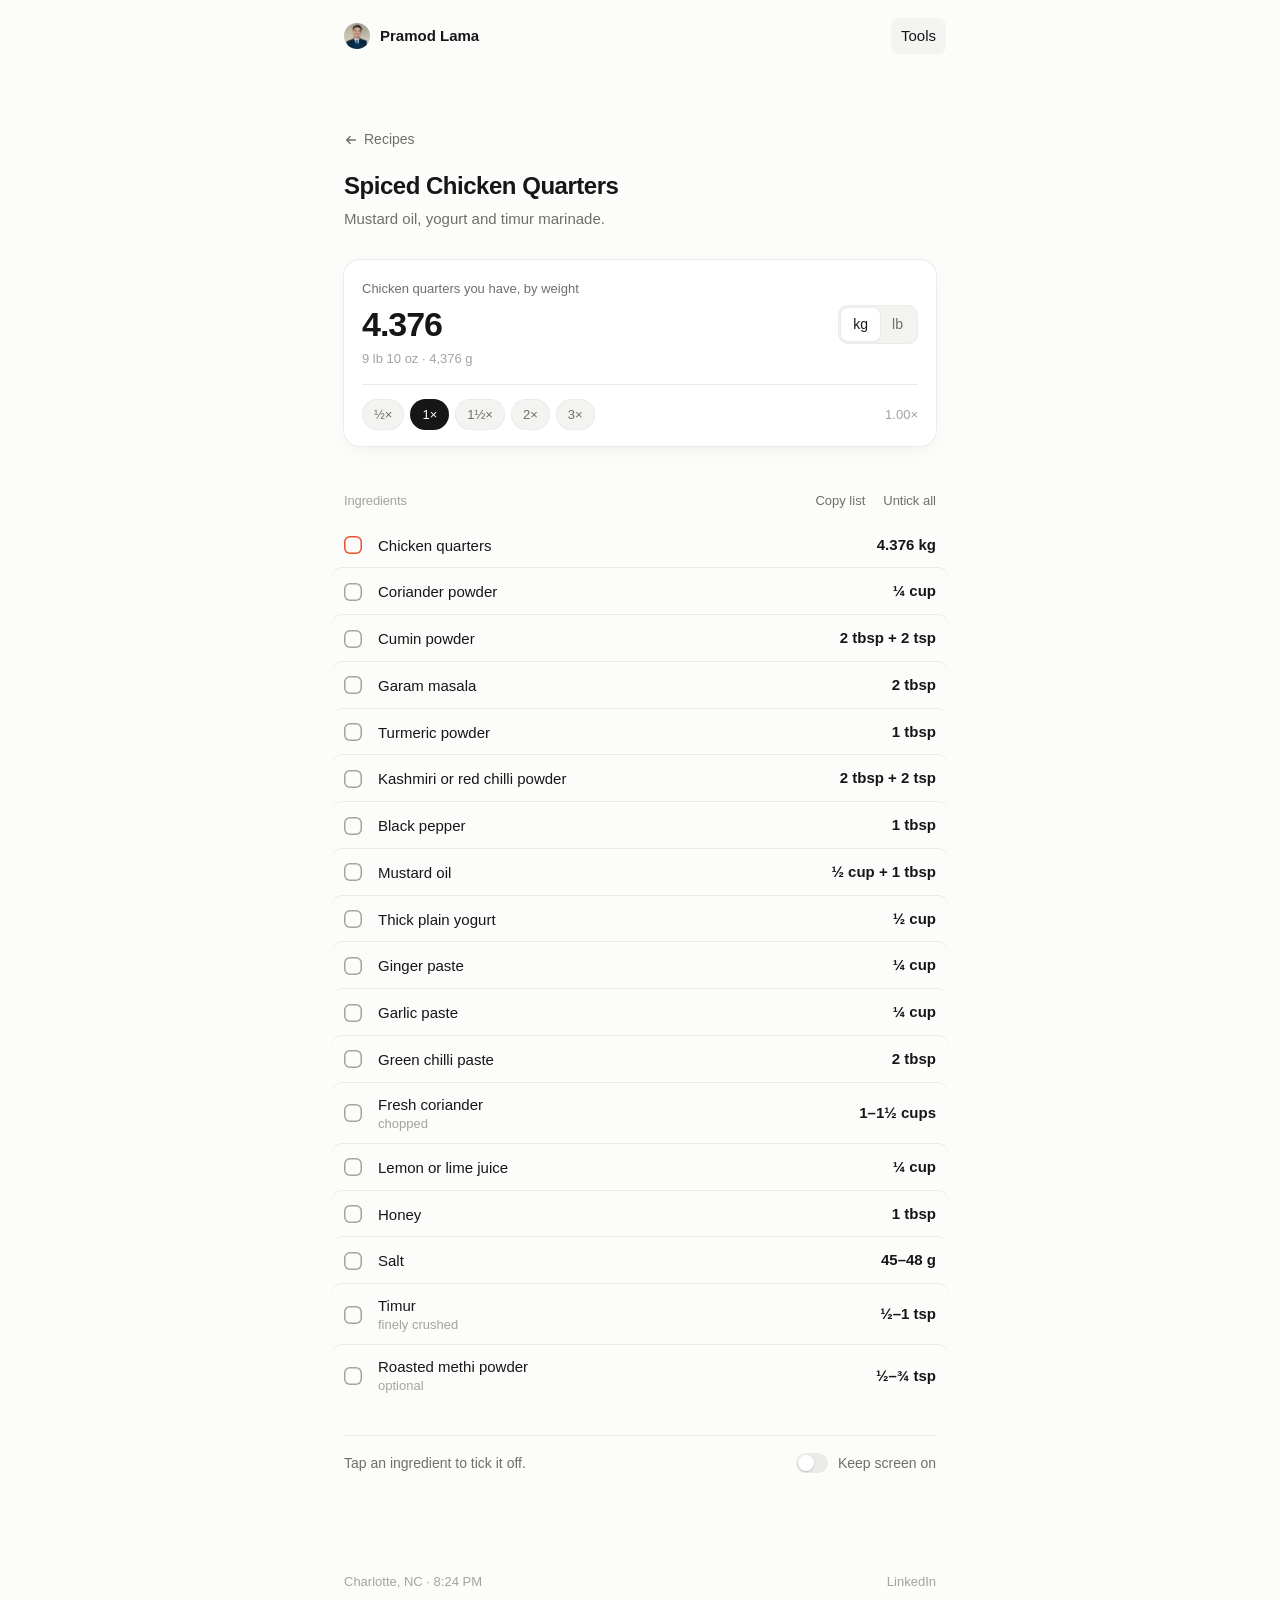
<file: tools/recipes/chicken-quarters/index.html>
<!doctype html>
<html lang="en">
<head>
<meta charset="utf-8">
<meta name="viewport" content="width=device-width, initial-scale=1, viewport-fit=cover">
<meta name="robots" content="noindex">
<title>Spiced Chicken Quarters · Pramod Lama</title>
<meta name="description" content="Spiced Chicken Quarters: Mustard oil, yogurt and timur marinade. Scales to any amount.">
<link rel="canonical" href="https://pramodlama.com/tools/recipes/chicken-quarters/">
<meta property="og:type" content="website">
<meta property="og:title" content="Spiced Chicken Quarters · Pramod Lama">
<meta property="og:description" content="Spiced Chicken Quarters: Mustard oil, yogurt and timur marinade. Scales to any amount.">
<meta property="og:url" content="https://pramodlama.com/tools/recipes/chicken-quarters/">
<meta property="og:image" content="https://pramodlama.com/assets/headshot-sm.jpg">
<meta name="twitter:card" content="summary">
<meta name="theme-color" content="#fcfcfb" media="(prefers-color-scheme: light)">
<meta name="theme-color" content="#0e0e0e" media="(prefers-color-scheme: dark)">
<link rel="icon" href="data:image/svg+xml,%3Csvg xmlns='http://www.w3.org/2000/svg' viewBox='0 0 64 64'%3E%3Crect width='64' height='64' rx='16' fill='%23161616'/%3E%3Ctext x='32' y='42' font-family='-apple-system,Helvetica,Arial,sans-serif' font-size='28' font-weight='600' fill='white' text-anchor='middle'%3EPL%3C/text%3E%3C/svg%3E">
<link rel="apple-touch-icon" href="/assets/headshot-sm.jpg">
<link rel="stylesheet" href="/css/style.css">
</head>
<body>
<header class="top">
  <a class="brand" href="/"><img src="/assets/headshot-sm.jpg" alt="" width="26" height="26">Pramod Lama</a>
  <nav aria-label="Main"><a href="/tools/" aria-current="page">Tools</a></nav>
</header>
<main class="page">

<a class="crumb" href="/tools/recipes/"><svg width="14" height="14" viewBox="0 0 16 16" fill="none" stroke="currentColor" stroke-width="1.6" stroke-linecap="round" stroke-linejoin="round" aria-hidden="true"><path d="M13 8H3M7 4 3 8l4 4"/></svg>Recipes</a>
<div class="head">
  <h1>Spiced Chicken Quarters</h1>
  <p>Mustard oil, yogurt and timur marinade.</p>
</div>
<div class="scaler">
  <label for="amt">Chicken quarters you have, by weight</label>
  <div class="amount">
    <input id="amt" type="text" inputmode="decimal" autocomplete="off" spellcheck="false" value="" aria-describedby="hint">
    <div class="seg" role="group" aria-label="Unit"><button type="button" data-u="kg">kg</button><button type="button" data-u="lb">lb</button></div>
  </div>
  <p class="hint" id="hint"></p>
  <div class="chips" role="group" aria-label="Quick amounts">
    <button type="button" data-x="0.5">½×</button><button type="button" data-x="1">1×</button><button type="button" data-x="1.5">1½×</button><button type="button" data-x="2">2×</button><button type="button" data-x="3">3×</button>
    <span class="x" id="factor" aria-live="polite">1.00×</span>
  </div>
</div>
<div class="list-head">
  <h2>Ingredients</h2>
  <div class="tools"><button type="button" id="copy">Copy list</button><button type="button" id="clear">Untick all</button></div>
</div>
<ul class="ing">
  <li><button class="it main" type="button" aria-pressed="false"><span class="box"><svg viewBox="0 0 12 12" fill="none" stroke="currentColor" stroke-width="2" stroke-linecap="round" stroke-linejoin="round" aria-hidden="true"><path d="m2.5 6.2 2.3 2.3 4.7-5"/></svg></span><span class="n">Chicken quarters</span><span class="q" id="main-q">4.376 kg</span></button></li>
  <li><button class="it" type="button" data-i="0" aria-pressed="false"><span class="box"><svg viewBox="0 0 12 12" fill="none" stroke="currentColor" stroke-width="2" stroke-linecap="round" stroke-linejoin="round" aria-hidden="true"><path d="m2.5 6.2 2.3 2.3 4.7-5"/></svg></span><span class="n">Coriander powder</span><span class="q">¼ cup</span></button></li><li><button class="it" type="button" data-i="1" aria-pressed="false"><span class="box"><svg viewBox="0 0 12 12" fill="none" stroke="currentColor" stroke-width="2" stroke-linecap="round" stroke-linejoin="round" aria-hidden="true"><path d="m2.5 6.2 2.3 2.3 4.7-5"/></svg></span><span class="n">Cumin powder</span><span class="q">2 tbsp + 2 tsp</span></button></li><li><button class="it" type="button" data-i="2" aria-pressed="false"><span class="box"><svg viewBox="0 0 12 12" fill="none" stroke="currentColor" stroke-width="2" stroke-linecap="round" stroke-linejoin="round" aria-hidden="true"><path d="m2.5 6.2 2.3 2.3 4.7-5"/></svg></span><span class="n">Garam masala</span><span class="q">2 tbsp</span></button></li><li><button class="it" type="button" data-i="3" aria-pressed="false"><span class="box"><svg viewBox="0 0 12 12" fill="none" stroke="currentColor" stroke-width="2" stroke-linecap="round" stroke-linejoin="round" aria-hidden="true"><path d="m2.5 6.2 2.3 2.3 4.7-5"/></svg></span><span class="n">Turmeric powder</span><span class="q">1 tbsp</span></button></li><li><button class="it" type="button" data-i="4" aria-pressed="false"><span class="box"><svg viewBox="0 0 12 12" fill="none" stroke="currentColor" stroke-width="2" stroke-linecap="round" stroke-linejoin="round" aria-hidden="true"><path d="m2.5 6.2 2.3 2.3 4.7-5"/></svg></span><span class="n">Kashmiri or red chilli powder</span><span class="q">2 tbsp + 2 tsp</span></button></li><li><button class="it" type="button" data-i="5" aria-pressed="false"><span class="box"><svg viewBox="0 0 12 12" fill="none" stroke="currentColor" stroke-width="2" stroke-linecap="round" stroke-linejoin="round" aria-hidden="true"><path d="m2.5 6.2 2.3 2.3 4.7-5"/></svg></span><span class="n">Black pepper</span><span class="q">1 tbsp</span></button></li><li><button class="it" type="button" data-i="6" aria-pressed="false"><span class="box"><svg viewBox="0 0 12 12" fill="none" stroke="currentColor" stroke-width="2" stroke-linecap="round" stroke-linejoin="round" aria-hidden="true"><path d="m2.5 6.2 2.3 2.3 4.7-5"/></svg></span><span class="n">Mustard oil</span><span class="q">½ cup + 1 tbsp</span></button></li><li><button class="it" type="button" data-i="7" aria-pressed="false"><span class="box"><svg viewBox="0 0 12 12" fill="none" stroke="currentColor" stroke-width="2" stroke-linecap="round" stroke-linejoin="round" aria-hidden="true"><path d="m2.5 6.2 2.3 2.3 4.7-5"/></svg></span><span class="n">Thick plain yogurt</span><span class="q">½ cup</span></button></li><li><button class="it" type="button" data-i="8" aria-pressed="false"><span class="box"><svg viewBox="0 0 12 12" fill="none" stroke="currentColor" stroke-width="2" stroke-linecap="round" stroke-linejoin="round" aria-hidden="true"><path d="m2.5 6.2 2.3 2.3 4.7-5"/></svg></span><span class="n">Ginger paste</span><span class="q">¼ cup</span></button></li><li><button class="it" type="button" data-i="9" aria-pressed="false"><span class="box"><svg viewBox="0 0 12 12" fill="none" stroke="currentColor" stroke-width="2" stroke-linecap="round" stroke-linejoin="round" aria-hidden="true"><path d="m2.5 6.2 2.3 2.3 4.7-5"/></svg></span><span class="n">Garlic paste</span><span class="q">¼ cup</span></button></li><li><button class="it" type="button" data-i="10" aria-pressed="false"><span class="box"><svg viewBox="0 0 12 12" fill="none" stroke="currentColor" stroke-width="2" stroke-linecap="round" stroke-linejoin="round" aria-hidden="true"><path d="m2.5 6.2 2.3 2.3 4.7-5"/></svg></span><span class="n">Green chilli paste</span><span class="q">2 tbsp</span></button></li><li><button class="it" type="button" data-i="11" aria-pressed="false"><span class="box"><svg viewBox="0 0 12 12" fill="none" stroke="currentColor" stroke-width="2" stroke-linecap="round" stroke-linejoin="round" aria-hidden="true"><path d="m2.5 6.2 2.3 2.3 4.7-5"/></svg></span><span class="n">Fresh coriander<small>chopped</small></span><span class="q">1–1½ cups</span></button></li><li><button class="it" type="button" data-i="12" aria-pressed="false"><span class="box"><svg viewBox="0 0 12 12" fill="none" stroke="currentColor" stroke-width="2" stroke-linecap="round" stroke-linejoin="round" aria-hidden="true"><path d="m2.5 6.2 2.3 2.3 4.7-5"/></svg></span><span class="n">Lemon or lime juice</span><span class="q">¼ cup</span></button></li><li><button class="it" type="button" data-i="13" aria-pressed="false"><span class="box"><svg viewBox="0 0 12 12" fill="none" stroke="currentColor" stroke-width="2" stroke-linecap="round" stroke-linejoin="round" aria-hidden="true"><path d="m2.5 6.2 2.3 2.3 4.7-5"/></svg></span><span class="n">Honey</span><span class="q">1 tbsp</span></button></li><li><button class="it" type="button" data-i="14" aria-pressed="false"><span class="box"><svg viewBox="0 0 12 12" fill="none" stroke="currentColor" stroke-width="2" stroke-linecap="round" stroke-linejoin="round" aria-hidden="true"><path d="m2.5 6.2 2.3 2.3 4.7-5"/></svg></span><span class="n">Salt</span><span class="q">45–48 g</span></button></li><li><button class="it" type="button" data-i="15" aria-pressed="false"><span class="box"><svg viewBox="0 0 12 12" fill="none" stroke="currentColor" stroke-width="2" stroke-linecap="round" stroke-linejoin="round" aria-hidden="true"><path d="m2.5 6.2 2.3 2.3 4.7-5"/></svg></span><span class="n">Timur<small>finely crushed</small></span><span class="q">½–1 tsp</span></button></li><li><button class="it" type="button" data-i="16" aria-pressed="false"><span class="box"><svg viewBox="0 0 12 12" fill="none" stroke="currentColor" stroke-width="2" stroke-linecap="round" stroke-linejoin="round" aria-hidden="true"><path d="m2.5 6.2 2.3 2.3 4.7-5"/></svg></span><span class="n">Roasted methi powder<small>optional</small></span><span class="q">½–¾ tsp</span></button></li>
</ul>
<div class="extras">
  <span>Tap an ingredient to tick it off.</span>
  <button class="switch" id="awake" type="button" role="switch" aria-checked="false"><span class="k"></span>Keep screen on</button>
</div>
<div class="toast" id="toast" role="status"></div>
<script type="application/json" id="recipe-data">{"slug": "chicken-quarters", "title": "Spiced Chicken Quarters", "summary": "Mustard oil, yogurt and timur marinade.", "main": {"name": "Chicken quarters", "grams": 4376, "unit": "kg"}, "ingredients": [{"name": "Coriander powder", "t": "¼ cup", "q": 12, "u": "tsp"}, {"name": "Cumin powder", "t": "2 tbsp + 2 tsp", "q": 8, "u": "tsp"}, {"name": "Garam masala", "t": "2 tbsp", "q": 6, "u": "tsp"}, {"name": "Turmeric powder", "t": "1 tbsp", "q": 3, "u": "tsp"}, {"name": "Kashmiri or red chilli powder", "t": "2 tbsp + 2 tsp", "q": 8, "u": "tsp"}, {"name": "Black pepper", "t": "1 tbsp", "q": 3, "u": "tsp"}, {"name": "Mustard oil", "t": "½ cup + 1 tbsp", "q": 27, "u": "tsp"}, {"name": "Thick plain yogurt", "t": "½ cup", "q": 24, "u": "tsp"}, {"name": "Ginger paste", "t": "¼ cup", "q": 12, "u": "tsp"}, {"name": "Garlic paste", "t": "¼ cup", "q": 12, "u": "tsp"}, {"name": "Green chilli paste", "t": "2 tbsp", "q": 6, "u": "tsp"}, {"name": "Fresh coriander", "note": "chopped", "t": "1–1½ cups", "q": [48, 72], "u": "tsp"}, {"name": "Lemon or lime juice", "t": "¼ cup", "q": 12, "u": "tsp"}, {"name": "Honey", "t": "1 tbsp", "q": 3, "u": "tsp"}, {"name": "Salt", "t": "45–48 g", "q": [45, 48], "u": "g"}, {"name": "Timur", "note": "finely crushed", "t": "½–1 tsp", "q": [0.5, 1], "u": "tsp"}, {"name": "Roasted methi powder", "note": "optional", "t": "½–¾ tsp", "q": [0.5, 0.75], "u": "tsp"}]}</script>
</main>
<footer class="foot">
  <span>Charlotte, NC<span id="clock"></span></span>
  <a href="https://www.linkedin.com/in/plama001/" target="_blank" rel="noopener">LinkedIn</a>
</footer>
<script src="/js/site.js" defer></script>
<script src="/js/recipe.js" defer></script>
</body>
</html>
</file>
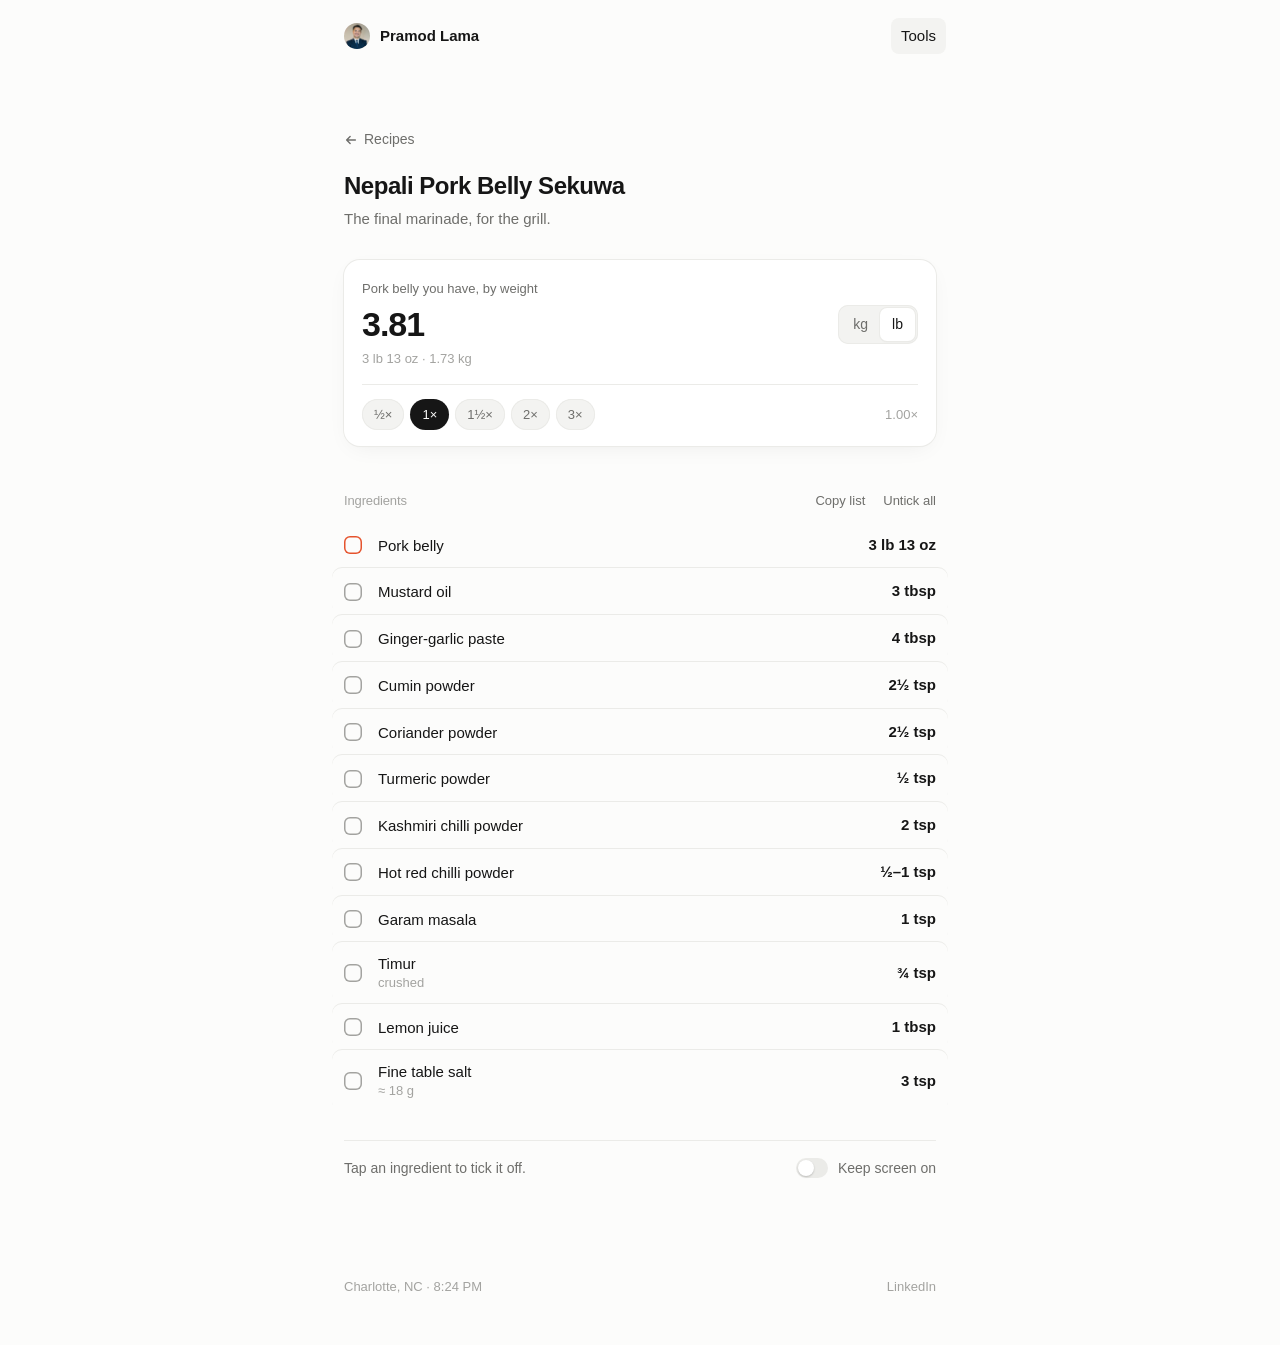
<file: tools/recipes/pork-belly-sekuwa/index.html>
<!doctype html>
<html lang="en">
<head>
<meta charset="utf-8">
<meta name="viewport" content="width=device-width, initial-scale=1, viewport-fit=cover">
<meta name="robots" content="noindex">
<title>Nepali Pork Belly Sekuwa · Pramod Lama</title>
<meta name="description" content="Nepali Pork Belly Sekuwa: The final marinade, for the grill. Scales to any amount.">
<link rel="canonical" href="https://pramodlama.com/tools/recipes/pork-belly-sekuwa/">
<meta property="og:type" content="website">
<meta property="og:title" content="Nepali Pork Belly Sekuwa · Pramod Lama">
<meta property="og:description" content="Nepali Pork Belly Sekuwa: The final marinade, for the grill. Scales to any amount.">
<meta property="og:url" content="https://pramodlama.com/tools/recipes/pork-belly-sekuwa/">
<meta property="og:image" content="https://pramodlama.com/assets/headshot-sm.jpg">
<meta name="twitter:card" content="summary">
<meta name="theme-color" content="#fcfcfb" media="(prefers-color-scheme: light)">
<meta name="theme-color" content="#0e0e0e" media="(prefers-color-scheme: dark)">
<link rel="icon" href="data:image/svg+xml,%3Csvg xmlns='http://www.w3.org/2000/svg' viewBox='0 0 64 64'%3E%3Crect width='64' height='64' rx='16' fill='%23161616'/%3E%3Ctext x='32' y='42' font-family='-apple-system,Helvetica,Arial,sans-serif' font-size='28' font-weight='600' fill='white' text-anchor='middle'%3EPL%3C/text%3E%3C/svg%3E">
<link rel="apple-touch-icon" href="/assets/headshot-sm.jpg">
<link rel="stylesheet" href="/css/style.css">
</head>
<body>
<header class="top">
  <a class="brand" href="/"><img src="/assets/headshot-sm.jpg" alt="" width="26" height="26">Pramod Lama</a>
  <nav aria-label="Main"><a href="/tools/" aria-current="page">Tools</a></nav>
</header>
<main class="page">

<a class="crumb" href="/tools/recipes/"><svg width="14" height="14" viewBox="0 0 16 16" fill="none" stroke="currentColor" stroke-width="1.6" stroke-linecap="round" stroke-linejoin="round" aria-hidden="true"><path d="M13 8H3M7 4 3 8l4 4"/></svg>Recipes</a>
<div class="head">
  <h1>Nepali Pork Belly Sekuwa</h1>
  <p>The final marinade, for the grill.</p>
</div>
<div class="scaler">
  <label for="amt">Pork belly you have, by weight</label>
  <div class="amount">
    <input id="amt" type="text" inputmode="decimal" autocomplete="off" spellcheck="false" value="" aria-describedby="hint">
    <div class="seg" role="group" aria-label="Unit"><button type="button" data-u="kg">kg</button><button type="button" data-u="lb">lb</button></div>
  </div>
  <p class="hint" id="hint"></p>
  <div class="chips" role="group" aria-label="Quick amounts">
    <button type="button" data-x="0.5">½×</button><button type="button" data-x="1">1×</button><button type="button" data-x="1.5">1½×</button><button type="button" data-x="2">2×</button><button type="button" data-x="3">3×</button>
    <span class="x" id="factor" aria-live="polite">1.00×</span>
  </div>
</div>
<div class="list-head">
  <h2>Ingredients</h2>
  <div class="tools"><button type="button" id="copy">Copy list</button><button type="button" id="clear">Untick all</button></div>
</div>
<ul class="ing">
  <li><button class="it main" type="button" aria-pressed="false"><span class="box"><svg viewBox="0 0 12 12" fill="none" stroke="currentColor" stroke-width="2" stroke-linecap="round" stroke-linejoin="round" aria-hidden="true"><path d="m2.5 6.2 2.3 2.3 4.7-5"/></svg></span><span class="n">Pork belly</span><span class="q" id="main-q">3 lb 13 oz</span></button></li>
  <li><button class="it" type="button" data-i="0" aria-pressed="false"><span class="box"><svg viewBox="0 0 12 12" fill="none" stroke="currentColor" stroke-width="2" stroke-linecap="round" stroke-linejoin="round" aria-hidden="true"><path d="m2.5 6.2 2.3 2.3 4.7-5"/></svg></span><span class="n">Mustard oil</span><span class="q">3 tbsp</span></button></li><li><button class="it" type="button" data-i="1" aria-pressed="false"><span class="box"><svg viewBox="0 0 12 12" fill="none" stroke="currentColor" stroke-width="2" stroke-linecap="round" stroke-linejoin="round" aria-hidden="true"><path d="m2.5 6.2 2.3 2.3 4.7-5"/></svg></span><span class="n">Ginger-garlic paste</span><span class="q">4 tbsp</span></button></li><li><button class="it" type="button" data-i="2" aria-pressed="false"><span class="box"><svg viewBox="0 0 12 12" fill="none" stroke="currentColor" stroke-width="2" stroke-linecap="round" stroke-linejoin="round" aria-hidden="true"><path d="m2.5 6.2 2.3 2.3 4.7-5"/></svg></span><span class="n">Cumin powder</span><span class="q">2½ tsp</span></button></li><li><button class="it" type="button" data-i="3" aria-pressed="false"><span class="box"><svg viewBox="0 0 12 12" fill="none" stroke="currentColor" stroke-width="2" stroke-linecap="round" stroke-linejoin="round" aria-hidden="true"><path d="m2.5 6.2 2.3 2.3 4.7-5"/></svg></span><span class="n">Coriander powder</span><span class="q">2½ tsp</span></button></li><li><button class="it" type="button" data-i="4" aria-pressed="false"><span class="box"><svg viewBox="0 0 12 12" fill="none" stroke="currentColor" stroke-width="2" stroke-linecap="round" stroke-linejoin="round" aria-hidden="true"><path d="m2.5 6.2 2.3 2.3 4.7-5"/></svg></span><span class="n">Turmeric powder</span><span class="q">½ tsp</span></button></li><li><button class="it" type="button" data-i="5" aria-pressed="false"><span class="box"><svg viewBox="0 0 12 12" fill="none" stroke="currentColor" stroke-width="2" stroke-linecap="round" stroke-linejoin="round" aria-hidden="true"><path d="m2.5 6.2 2.3 2.3 4.7-5"/></svg></span><span class="n">Kashmiri chilli powder</span><span class="q">2 tsp</span></button></li><li><button class="it" type="button" data-i="6" aria-pressed="false"><span class="box"><svg viewBox="0 0 12 12" fill="none" stroke="currentColor" stroke-width="2" stroke-linecap="round" stroke-linejoin="round" aria-hidden="true"><path d="m2.5 6.2 2.3 2.3 4.7-5"/></svg></span><span class="n">Hot red chilli powder</span><span class="q">½–1 tsp</span></button></li><li><button class="it" type="button" data-i="7" aria-pressed="false"><span class="box"><svg viewBox="0 0 12 12" fill="none" stroke="currentColor" stroke-width="2" stroke-linecap="round" stroke-linejoin="round" aria-hidden="true"><path d="m2.5 6.2 2.3 2.3 4.7-5"/></svg></span><span class="n">Garam masala</span><span class="q">1 tsp</span></button></li><li><button class="it" type="button" data-i="8" aria-pressed="false"><span class="box"><svg viewBox="0 0 12 12" fill="none" stroke="currentColor" stroke-width="2" stroke-linecap="round" stroke-linejoin="round" aria-hidden="true"><path d="m2.5 6.2 2.3 2.3 4.7-5"/></svg></span><span class="n">Timur<small>crushed</small></span><span class="q">¾ tsp</span></button></li><li><button class="it" type="button" data-i="9" aria-pressed="false"><span class="box"><svg viewBox="0 0 12 12" fill="none" stroke="currentColor" stroke-width="2" stroke-linecap="round" stroke-linejoin="round" aria-hidden="true"><path d="m2.5 6.2 2.3 2.3 4.7-5"/></svg></span><span class="n">Lemon juice</span><span class="q">1 tbsp</span></button></li><li><button class="it" type="button" data-i="10" aria-pressed="false"><span class="box"><svg viewBox="0 0 12 12" fill="none" stroke="currentColor" stroke-width="2" stroke-linecap="round" stroke-linejoin="round" aria-hidden="true"><path d="m2.5 6.2 2.3 2.3 4.7-5"/></svg></span><span class="n">Fine table salt<small>≈ 18 g</small></span><span class="q">3 tsp</span></button></li>
</ul>
<div class="extras">
  <span>Tap an ingredient to tick it off.</span>
  <button class="switch" id="awake" type="button" role="switch" aria-checked="false"><span class="k"></span>Keep screen on</button>
</div>
<div class="toast" id="toast" role="status"></div>
<script type="application/json" id="recipe-data">{"slug": "pork-belly-sekuwa", "title": "Nepali Pork Belly Sekuwa", "summary": "The final marinade, for the grill.", "main": {"name": "Pork belly", "grams": 1729.34, "unit": "lb"}, "ingredients": [{"name": "Mustard oil", "t": "3 tbsp", "q": 9, "u": "tsp"}, {"name": "Ginger-garlic paste", "t": "4 tbsp", "q": 12, "u": "tsp"}, {"name": "Cumin powder", "t": "2½ tsp", "q": 2.5, "u": "tsp"}, {"name": "Coriander powder", "t": "2½ tsp", "q": 2.5, "u": "tsp"}, {"name": "Turmeric powder", "t": "½ tsp", "q": 0.5, "u": "tsp"}, {"name": "Kashmiri chilli powder", "t": "2 tsp", "q": 2, "u": "tsp"}, {"name": "Hot red chilli powder", "t": "½–1 tsp", "q": [0.5, 1], "u": "tsp"}, {"name": "Garam masala", "t": "1 tsp", "q": 1, "u": "tsp"}, {"name": "Timur", "note": "crushed", "t": "¾ tsp", "q": 0.75, "u": "tsp"}, {"name": "Lemon juice", "t": "1 tbsp", "q": 3, "u": "tsp"}, {"name": "Fine table salt", "t": "3 tsp", "q": 3, "u": "tsp", "approx": [18, "g"]}]}</script>
</main>
<footer class="foot">
  <span>Charlotte, NC<span id="clock"></span></span>
  <a href="https://www.linkedin.com/in/plama001/" target="_blank" rel="noopener">LinkedIn</a>
</footer>
<script src="/js/site.js" defer></script>
<script src="/js/recipe.js" defer></script>
</body>
</html>
</file>
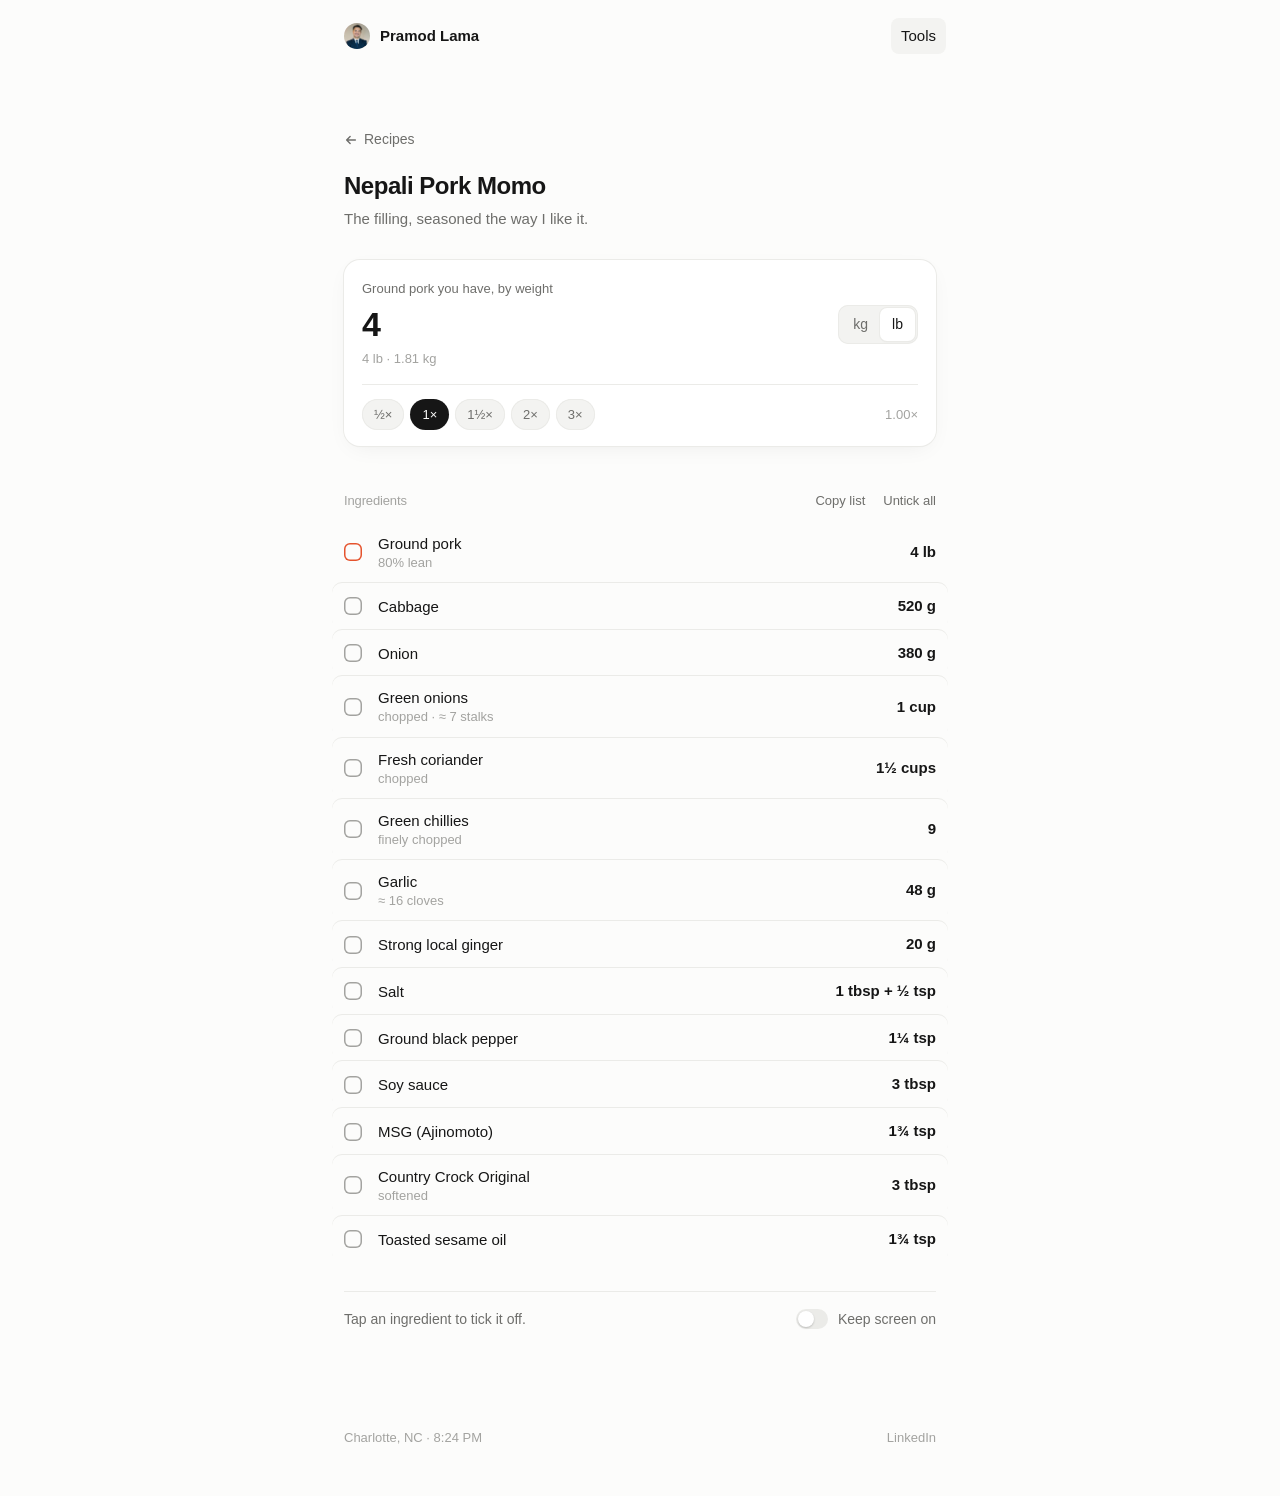
<file: tools/recipes/pork-momo/index.html>
<!doctype html>
<html lang="en">
<head>
<meta charset="utf-8">
<meta name="viewport" content="width=device-width, initial-scale=1, viewport-fit=cover">
<meta name="robots" content="noindex">
<title>Nepali Pork Momo · Pramod Lama</title>
<meta name="description" content="Nepali Pork Momo: The filling, seasoned the way I like it. Scales to any amount.">
<link rel="canonical" href="https://pramodlama.com/tools/recipes/pork-momo/">
<meta property="og:type" content="website">
<meta property="og:title" content="Nepali Pork Momo · Pramod Lama">
<meta property="og:description" content="Nepali Pork Momo: The filling, seasoned the way I like it. Scales to any amount.">
<meta property="og:url" content="https://pramodlama.com/tools/recipes/pork-momo/">
<meta property="og:image" content="https://pramodlama.com/assets/headshot-sm.jpg">
<meta name="twitter:card" content="summary">
<meta name="theme-color" content="#fcfcfb" media="(prefers-color-scheme: light)">
<meta name="theme-color" content="#0e0e0e" media="(prefers-color-scheme: dark)">
<link rel="icon" href="data:image/svg+xml,%3Csvg xmlns='http://www.w3.org/2000/svg' viewBox='0 0 64 64'%3E%3Crect width='64' height='64' rx='16' fill='%23161616'/%3E%3Ctext x='32' y='42' font-family='-apple-system,Helvetica,Arial,sans-serif' font-size='28' font-weight='600' fill='white' text-anchor='middle'%3EPL%3C/text%3E%3C/svg%3E">
<link rel="apple-touch-icon" href="/assets/headshot-sm.jpg">
<link rel="stylesheet" href="/css/style.css">
</head>
<body>
<header class="top">
  <a class="brand" href="/"><img src="/assets/headshot-sm.jpg" alt="" width="26" height="26">Pramod Lama</a>
  <nav aria-label="Main"><a href="/tools/" aria-current="page">Tools</a></nav>
</header>
<main class="page">

<a class="crumb" href="/tools/recipes/"><svg width="14" height="14" viewBox="0 0 16 16" fill="none" stroke="currentColor" stroke-width="1.6" stroke-linecap="round" stroke-linejoin="round" aria-hidden="true"><path d="M13 8H3M7 4 3 8l4 4"/></svg>Recipes</a>
<div class="head">
  <h1>Nepali Pork Momo</h1>
  <p>The filling, seasoned the way I like it.</p>
</div>
<div class="scaler">
  <label for="amt">Ground pork you have, by weight</label>
  <div class="amount">
    <input id="amt" type="text" inputmode="decimal" autocomplete="off" spellcheck="false" value="" aria-describedby="hint">
    <div class="seg" role="group" aria-label="Unit"><button type="button" data-u="kg">kg</button><button type="button" data-u="lb">lb</button></div>
  </div>
  <p class="hint" id="hint"></p>
  <div class="chips" role="group" aria-label="Quick amounts">
    <button type="button" data-x="0.5">½×</button><button type="button" data-x="1">1×</button><button type="button" data-x="1.5">1½×</button><button type="button" data-x="2">2×</button><button type="button" data-x="3">3×</button>
    <span class="x" id="factor" aria-live="polite">1.00×</span>
  </div>
</div>
<div class="list-head">
  <h2>Ingredients</h2>
  <div class="tools"><button type="button" id="copy">Copy list</button><button type="button" id="clear">Untick all</button></div>
</div>
<ul class="ing">
  <li><button class="it main" type="button" aria-pressed="false"><span class="box"><svg viewBox="0 0 12 12" fill="none" stroke="currentColor" stroke-width="2" stroke-linecap="round" stroke-linejoin="round" aria-hidden="true"><path d="m2.5 6.2 2.3 2.3 4.7-5"/></svg></span><span class="n">Ground pork<small>80% lean</small></span><span class="q" id="main-q">4 lb</span></button></li>
  <li><button class="it" type="button" data-i="0" aria-pressed="false"><span class="box"><svg viewBox="0 0 12 12" fill="none" stroke="currentColor" stroke-width="2" stroke-linecap="round" stroke-linejoin="round" aria-hidden="true"><path d="m2.5 6.2 2.3 2.3 4.7-5"/></svg></span><span class="n">Cabbage</span><span class="q">520 g</span></button></li><li><button class="it" type="button" data-i="1" aria-pressed="false"><span class="box"><svg viewBox="0 0 12 12" fill="none" stroke="currentColor" stroke-width="2" stroke-linecap="round" stroke-linejoin="round" aria-hidden="true"><path d="m2.5 6.2 2.3 2.3 4.7-5"/></svg></span><span class="n">Onion</span><span class="q">380 g</span></button></li><li><button class="it" type="button" data-i="2" aria-pressed="false"><span class="box"><svg viewBox="0 0 12 12" fill="none" stroke="currentColor" stroke-width="2" stroke-linecap="round" stroke-linejoin="round" aria-hidden="true"><path d="m2.5 6.2 2.3 2.3 4.7-5"/></svg></span><span class="n">Green onions<small>chopped · ≈ 7 stalks</small></span><span class="q">1 cup</span></button></li><li><button class="it" type="button" data-i="3" aria-pressed="false"><span class="box"><svg viewBox="0 0 12 12" fill="none" stroke="currentColor" stroke-width="2" stroke-linecap="round" stroke-linejoin="round" aria-hidden="true"><path d="m2.5 6.2 2.3 2.3 4.7-5"/></svg></span><span class="n">Fresh coriander<small>chopped</small></span><span class="q">1½ cups</span></button></li><li><button class="it" type="button" data-i="4" aria-pressed="false"><span class="box"><svg viewBox="0 0 12 12" fill="none" stroke="currentColor" stroke-width="2" stroke-linecap="round" stroke-linejoin="round" aria-hidden="true"><path d="m2.5 6.2 2.3 2.3 4.7-5"/></svg></span><span class="n">Green chillies<small>finely chopped</small></span><span class="q">9</span></button></li><li><button class="it" type="button" data-i="5" aria-pressed="false"><span class="box"><svg viewBox="0 0 12 12" fill="none" stroke="currentColor" stroke-width="2" stroke-linecap="round" stroke-linejoin="round" aria-hidden="true"><path d="m2.5 6.2 2.3 2.3 4.7-5"/></svg></span><span class="n">Garlic<small>≈ 16 cloves</small></span><span class="q">48 g</span></button></li><li><button class="it" type="button" data-i="6" aria-pressed="false"><span class="box"><svg viewBox="0 0 12 12" fill="none" stroke="currentColor" stroke-width="2" stroke-linecap="round" stroke-linejoin="round" aria-hidden="true"><path d="m2.5 6.2 2.3 2.3 4.7-5"/></svg></span><span class="n">Strong local ginger</span><span class="q">20 g</span></button></li><li><button class="it" type="button" data-i="7" aria-pressed="false"><span class="box"><svg viewBox="0 0 12 12" fill="none" stroke="currentColor" stroke-width="2" stroke-linecap="round" stroke-linejoin="round" aria-hidden="true"><path d="m2.5 6.2 2.3 2.3 4.7-5"/></svg></span><span class="n">Salt</span><span class="q">1 tbsp + ½ tsp</span></button></li><li><button class="it" type="button" data-i="8" aria-pressed="false"><span class="box"><svg viewBox="0 0 12 12" fill="none" stroke="currentColor" stroke-width="2" stroke-linecap="round" stroke-linejoin="round" aria-hidden="true"><path d="m2.5 6.2 2.3 2.3 4.7-5"/></svg></span><span class="n">Ground black pepper</span><span class="q">1¼ tsp</span></button></li><li><button class="it" type="button" data-i="9" aria-pressed="false"><span class="box"><svg viewBox="0 0 12 12" fill="none" stroke="currentColor" stroke-width="2" stroke-linecap="round" stroke-linejoin="round" aria-hidden="true"><path d="m2.5 6.2 2.3 2.3 4.7-5"/></svg></span><span class="n">Soy sauce</span><span class="q">3 tbsp</span></button></li><li><button class="it" type="button" data-i="10" aria-pressed="false"><span class="box"><svg viewBox="0 0 12 12" fill="none" stroke="currentColor" stroke-width="2" stroke-linecap="round" stroke-linejoin="round" aria-hidden="true"><path d="m2.5 6.2 2.3 2.3 4.7-5"/></svg></span><span class="n">MSG (Ajinomoto)</span><span class="q">1¾ tsp</span></button></li><li><button class="it" type="button" data-i="11" aria-pressed="false"><span class="box"><svg viewBox="0 0 12 12" fill="none" stroke="currentColor" stroke-width="2" stroke-linecap="round" stroke-linejoin="round" aria-hidden="true"><path d="m2.5 6.2 2.3 2.3 4.7-5"/></svg></span><span class="n">Country Crock Original<small>softened</small></span><span class="q">3 tbsp</span></button></li><li><button class="it" type="button" data-i="12" aria-pressed="false"><span class="box"><svg viewBox="0 0 12 12" fill="none" stroke="currentColor" stroke-width="2" stroke-linecap="round" stroke-linejoin="round" aria-hidden="true"><path d="m2.5 6.2 2.3 2.3 4.7-5"/></svg></span><span class="n">Toasted sesame oil</span><span class="q">1¾ tsp</span></button></li>
</ul>
<div class="extras">
  <span>Tap an ingredient to tick it off.</span>
  <button class="switch" id="awake" type="button" role="switch" aria-checked="false"><span class="k"></span>Keep screen on</button>
</div>
<div class="toast" id="toast" role="status"></div>
<script type="application/json" id="recipe-data">{"slug": "pork-momo", "title": "Nepali Pork Momo", "summary": "The filling, seasoned the way I like it.", "main": {"name": "Ground pork", "note": "80% lean", "grams": 1814.37, "unit": "lb"}, "ingredients": [{"name": "Cabbage", "t": "520 g", "q": 520, "u": "g"}, {"name": "Onion", "t": "380 g", "q": 380, "u": "g"}, {"name": "Green onions", "note": "chopped", "t": "1 cup", "q": 48, "u": "tsp", "approx": [7, "stalks"]}, {"name": "Fresh coriander", "note": "chopped", "t": "1½ cups", "q": 72, "u": "tsp"}, {"name": "Green chillies", "note": "finely chopped", "t": "9", "q": 9, "u": "pc"}, {"name": "Garlic", "t": "48 g", "q": 48, "u": "g", "approx": [16, "cloves"]}, {"name": "Strong local ginger", "t": "20 g", "q": 20, "u": "g"}, {"name": "Salt", "t": "1 tbsp + ½ tsp", "q": 3.5, "u": "tsp"}, {"name": "Ground black pepper", "t": "1¼ tsp", "q": 1.25, "u": "tsp"}, {"name": "Soy sauce", "t": "3 tbsp", "q": 9, "u": "tsp"}, {"name": "MSG (Ajinomoto)", "t": "1¾ tsp", "q": 1.75, "u": "tsp"}, {"name": "Country Crock Original", "note": "softened", "t": "3 tbsp", "q": 9, "u": "tsp"}, {"name": "Toasted sesame oil", "t": "1¾ tsp", "q": 1.75, "u": "tsp"}]}</script>
</main>
<footer class="foot">
  <span>Charlotte, NC<span id="clock"></span></span>
  <a href="https://www.linkedin.com/in/plama001/" target="_blank" rel="noopener">LinkedIn</a>
</footer>
<script src="/js/site.js" defer></script>
<script src="/js/recipe.js" defer></script>
</body>
</html>
</file>
<file: css/home.css>
/* pramodlama.com home. Colours are taken from the portrait: warm cream, taupe, suit navy. */
:root {
  --cream: #f5f0e8;
  --sand: #e8dfd2;
  --navy: #15233f;
  --navy-2: #2b3c60;
  --ink-2: #5d5a55;
  --warm: #d9622b;
  --warm-text: #b4481b;
  --ease: cubic-bezier(.2, .8, .2, 1);
  color-scheme: light;
}
* { box-sizing: border-box; }
html, body { margin: 0; }
body {
  background: var(--cream); color: var(--navy);
  font: 17px/1.55 -apple-system, BlinkMacSystemFont, "Segoe UI Variable Text", "Segoe UI", Roboto, sans-serif;
  -webkit-font-smoothing: antialiased; text-rendering: optimizeLegibility; overflow-x: hidden;
}
a { color: inherit; text-decoration: none; }
img { display: block; max-width: 100%; }
h1, h2, h3, p { margin: 0; }
:focus-visible { outline: 2px solid var(--warm); outline-offset: 3px; border-radius: 10px; }
.wrap { width: 100%; max-width: 1180px; margin: 0 auto; padding-inline: 40px; }
@media (max-width: 640px) { .wrap { padding-inline: 20px; } }

/* Top bar */
.bar { position: absolute; inset: 0 0 auto; z-index: 3; }
.bar .wrap { display: flex; justify-content: space-between; align-items: center; height: 76px; }
.bar .me { font-weight: 650; letter-spacing: -.01em; }
.bar nav { display: flex; gap: 6px; }
.bar nav a { padding: 7px 14px; border-radius: 99px; font-size: 15px; color: var(--navy-2); transition: background .2s; }
.bar nav a:hover { background: rgb(21 35 63 / .07); }

/* Hero */
.hero { position: relative; min-height: min(88svh, 820px); display: flex; align-items: center; padding: 100px 0 40px;
  background: radial-gradient(70% 80% at 85% 40%, #efe5d7 0%, transparent 70%), var(--cream); }
.hero .wrap { display: grid; grid-template-columns: 1.08fr .92fr; gap: 64px; align-items: center; }
.hi { font-size: 15px; font-weight: 600; color: var(--warm); letter-spacing: .01em; display: flex; align-items: center; gap: 10px; }
.hi::before { content: ""; width: 28px; height: 2px; background: currentColor; border-radius: 2px; }
.hero h1 { margin-top: 22px; font-size: clamp(36px, 4.6vw, 62px); line-height: 1.02; letter-spacing: -.045em; font-weight: 700; }
.hero h1 span { display: inline; }
.hero h1 .soft { color: var(--navy-2); opacity: .55; }
.hero h1 .trip { font-family: "Iowan Old Style", "Palatino Linotype", Palatino, Georgia, serif; font-style: italic; font-weight: 500; letter-spacing: -.03em; color: var(--warm); }
.hero .lede { margin-top: 28px; max-width: 31em; display: grid; gap: 14px; font-size: clamp(17px, 1.4vw, 19px); color: var(--ink-2); }
.hero .lede b { color: var(--navy); font-weight: 600; }
.cta { margin-top: 36px; display: flex; flex-wrap: wrap; gap: 12px; }
.pill { display: inline-flex; align-items: center; gap: 10px; height: 50px; padding: 0 24px; border-radius: 99px; font-size: 16px; font-weight: 550;
  background: var(--navy); color: #fff; transition: transform .25s var(--ease), box-shadow .25s; box-shadow: 0 10px 24px -12px rgb(21 35 63 / .6); }
.pill:hover { transform: translateY(-2px); box-shadow: 0 16px 30px -12px rgb(21 35 63 / .6); }
.pill svg { width: 16px; height: 16px; transition: transform .25s var(--ease); }
.pill:hover svg { transform: translateY(2px); }
.pill.ghost { background: transparent; color: var(--navy); box-shadow: inset 0 0 0 1.5px rgb(21 35 63 / .18); }
.pill.ghost:hover { box-shadow: inset 0 0 0 1.5px rgb(21 35 63 / .4); }

.photo { position: relative; justify-self: end; width: 100%; max-width: 470px; }
.photo .frame { border-radius: 32px; overflow: hidden; aspect-ratio: 4 / 5; background: var(--sand);
  box-shadow: 0 50px 80px -40px rgb(21 35 63 / .55), 0 0 0 1px rgb(21 35 63 / .06); }
.photo .frame img { width: 100%; height: 100%; object-fit: cover; object-position: 50% 12%; transform: scale(1.04); transition: transform 1.2s var(--ease); }
.photo:hover .frame img { transform: scale(1); }
.tag { position: absolute; display: flex; align-items: center; gap: 10px; padding: 10px 16px 10px 12px; border-radius: 16px; font-size: 14px; line-height: 1.3;
  background: rgb(255 255 255 / .72); -webkit-backdrop-filter: blur(16px) saturate(160%); backdrop-filter: blur(16px) saturate(160%);
  box-shadow: 0 0 0 1px rgb(255 255 255 / .6), 0 18px 36px -16px rgb(21 35 63 / .45); animation: float 6s ease-in-out infinite; }
.tag small { display: block; color: var(--ink-2); font-size: 12px; }
.tag .dot { width: 34px; height: 34px; border-radius: 10px; display: grid; place-items: center; flex: none; }
.tag .dot svg { width: 18px; height: 18px; }
.tag.work { left: -48px; bottom: 76px; }
.tag.work .dot { background: var(--navy); color: #fff; }
.tag.place { right: -28px; top: 54px; animation-delay: -3s; }
.tag.place .dot { background: #fde3d4; color: var(--warm); }
@keyframes float { 50% { transform: translateY(-8px); } }

@media (max-width: 900px) {
  .hero { min-height: 0; padding-top: 96px; }
  .hero .wrap { grid-template-columns: 1fr; gap: 48px; }
  .photo { order: -1; justify-self: start; max-width: 300px; width: 78%; }
  .photo .frame { border-radius: 26px; }
  .tag.work { display: none; } .tag.place { top: auto; bottom: -20px; right: -14px; }
}

/* Entry */
.rise { animation: rise .9s var(--ease) both; }
.d1 { animation-delay: .08s; } .d2 { animation-delay: .16s; } .d3 { animation-delay: .24s; } .d4 { animation-delay: .32s; }
@keyframes rise { from { opacity: 0; transform: translateY(14px); } }

/* Off the clock */
.life { padding: 120px 0 120px; background: #eef3f8; border-top: 1px solid #e1e8f0; border-bottom: 1px solid #e1e8f0; }
.life .head { display: grid; gap: 14px; max-width: 640px; }
.life h2 { font-size: clamp(32px, 3.6vw, 46px); line-height: 1.02; letter-spacing: -.04em; }
.life h2 em { font-family: "Iowan Old Style", "Palatino Linotype", Palatino, Georgia, serif; font-weight: 500; color: var(--warm); }
.life .head p { color: var(--ink-2); max-width: 32em; }
@media (max-width: 760px) { .life { padding: 80px 0; } }

.stamps { margin-top: 48px; display: grid; grid-template-columns: repeat(5, 1fr); gap: 30px 20px; justify-items: center; align-items: center; }
@media (max-width: 760px) { .stamps { grid-template-columns: repeat(2, 1fr); gap: 22px 12px; } .stamp { width: 150px; height: 120px; } .stamp.round { width: 132px; height: 132px; } .stamp b { font-size: 18px; } }
.stamp { --c: var(--navy); position: relative; width: 176px; height: 136px; display: grid; place-items: center; text-align: center; color: var(--c);
  border: 2.5px solid var(--c); border-radius: 14px; padding: 12px; background: rgb(255 255 255 / .4);
  transform: rotate(var(--r)); transition: transform .4s var(--ease), background .3s, box-shadow .3s; }
.stamp::before { content: ""; position: absolute; inset: 5px; border: 1.5px dashed var(--c); border-radius: 9px; opacity: .5; }
.stamp:hover { transform: rotate(0) scale(1.06); background: #fff; box-shadow: 0 18px 30px -18px rgb(21 35 63 / .4); }
.stamp.round { width: 150px; height: 150px; border-radius: 50%; }
.stamp.round::before { border-radius: 50%; }
.stamp .t { display: flex; align-items: center; justify-content: center; gap: 5px; font-size: 9.5px; font-weight: 800; letter-spacing: .2em; opacity: .75; margin-bottom: 4px; }
.stamp .t svg { width: 11px; height: 11px; }
.stamp b { display: block; font-size: 21px; letter-spacing: -.01em; line-height: 1.05; text-transform: uppercase; font-weight: 800; }
.stamp small { display: block; margin-top: 4px; font-size: 9.5px; font-weight: 700; letter-spacing: .16em; text-transform: uppercase; opacity: .8; }
.stamp.next { --c: #a29a8e; background: transparent; border-style: dashed; }
.stamp.next::before { display: none; }
.stamp.next .t { opacity: .9; }
.stamp.next b { font-family: "Iowan Old Style", Palatino, Georgia, serif; text-transform: none; font-style: italic; font-weight: 500; font-size: 26px; }

/* Footer */
.end { background: var(--navy); color: #fff; padding: 64px 0 48px; }
.end .wrap { display: flex; flex-wrap: wrap; justify-content: space-between; align-items: end; gap: 32px; }
.end .big { font-size: clamp(28px, 3.4vw, 44px); letter-spacing: -.035em; line-height: 1.1; font-weight: 650; }
.end .big span { opacity: .55; }
.end nav { display: flex; gap: 8px; flex-wrap: wrap; }
.end nav a { padding: 9px 16px; border-radius: 99px; font-size: 15px; box-shadow: inset 0 0 0 1px rgb(255 255 255 / .2); transition: background .2s; }
.end nav a:hover { background: rgb(255 255 255 / .1); }
.end .fine { flex-basis: 100%; display: flex; justify-content: space-between; gap: 16px; margin-top: 24px; padding-top: 24px; border-top: 1px solid rgb(255 255 255 / .12); font-size: 13px; color: rgb(255 255 255 / .5); }
.end .fine a:hover { color: #fff; }

@media (prefers-reduced-motion: reduce) { *, *::before, *::after { animation: none !important; transition: none !important; } }

/* Images keep their proportions (the width/height attributes are only for layout). */
img { height: auto; }
.photo .frame img { height: 100%; }

.say { background: rgb(255 255 255 / .22); }
.acc .b.them { background: rgb(255 255 255 / .12); color: #fff; box-shadow: none; }
.seen { align-self: flex-end; font-size: 11px; opacity: .55; margin: 2px 4px 0; }
html.js .thread:not(.in) .b, html.js .thread:not(.in) .seen { opacity: 0; }
.thread.in .b, .thread.in .seen { animation: bubble .45s var(--ease) both; animation-delay: calc(var(--d) * .6); }
@keyframes bubble { from { opacity: 0; transform: translateY(10px) scale(.9); } }
.say { background: rgb(255 255 255 / .22); }
.seen { align-self: flex-end; font-size: 11px; color: #8a8a8e; margin: 2px 4px 0; }
.chat:popover-open .b, .chat:popover-open .seen { animation: bubble .42s var(--ease) both; animation-delay: var(--d); }
@keyframes bubble { from { opacity: 0; transform: translateY(10px) scale(.92); } }
.b.me { transform-origin: 100% 100%; } .b.them { transform-origin: 0 100%; }
@media (max-width: 640px) {
  .chat { margin: auto auto 0; width: 100vw; max-width: none; border-radius: 26px 26px 0 0; transform: translateY(40px); }
  .chat:popover-open { transform: none; }
}
.say { font-family: "Iowan Old Style", "Palatino Linotype", Palatino, Georgia, serif; font-style: italic; font-size: 1.08em; padding: 0 .3em; border-radius: 6px; background: rgb(47 107 70 / .12); white-space: nowrap; }

/* Thailand, three times */
.stamp .times { position: absolute; top: -12px; right: -12px; width: 38px; height: 38px; border-radius: 50%; display: grid; place-items: center;
  background: var(--c); color: #fff; font-size: 14px; font-weight: 800; transform: rotate(10deg); box-shadow: 0 6px 14px -6px rgb(0 0 0 / .4); }
@media (max-width: 1040px) { .stamps { grid-template-columns: repeat(4, 1fr); } }
@media (max-width: 760px) { .stamps { grid-template-columns: repeat(2, 1fr); } }

.end .fine-links { display: flex; gap: 18px; }

/* ---------- Shared app-section language ---------- */
.app-id { display: flex; align-items: center; gap: 12px; font-size: 15px; font-weight: 650; }
.app-id img { width: 36px; height: 36px; border-radius: 9px; box-shadow: 0 0 0 1px rgb(0 0 0 / .08); }
.app-id span { font-weight: 500; opacity: .7; }
.app-tuck h2, .app-acc h2, .next-up h2 { margin: 18px 0 18px; font-size: clamp(36px, 4.4vw, 60px); line-height: 1.02; letter-spacing: -.04em; }
.sum { font-size: 18px; max-width: 30em; opacity: .85; }
.link { display: inline-flex; align-items: center; height: 50px; padding: 0 6px; font-weight: 550; text-decoration: underline; text-decoration-color: color-mix(in srgb, currentColor 30%, transparent); text-underline-offset: 4px; }
.link:hover { text-decoration-color: currentColor; }
.why { margin: 30px 0 0; padding: 4px 0 4px 20px; border-left: 3px solid var(--rule, currentColor); max-width: 33em; display: grid; gap: 10px; }
.why figcaption { font-size: 12px; font-weight: 700; letter-spacing: .12em; text-transform: uppercase; color: var(--rule); }
.why p { font-size: 16px; line-height: 1.62; opacity: .9; }
.why b { font-weight: 650; }
.say { background: rgb(40 122 84 / .14); }
.phone { margin: 0; border-radius: 44px; padding: 7px; background: #0f0f10; box-shadow: 0 0 0 1px rgb(255 255 255 / .06) inset, 0 40px 70px -30px rgb(0 0 0 / .5), 0 0 0 1px rgb(0 0 0 / .2); }
.phone img { width: 100%; height: auto; border-radius: 37px; }

/* ---------- Tuckleaf: editorial, three screens fanned ---------- */
.app-tuck { --rule: #287a54; background: linear-gradient(170deg, #f7eedb, #ece0c6); color: #1d2a1f; padding: 120px 0; overflow: hidden; }
.app-tuck h2 { font-family: "Iowan Old Style", "Palatino Linotype", Palatino, Georgia, serif; font-style: italic; font-weight: 500; letter-spacing: -.03em; }
.app-tuck .pill { background: #287a54; box-shadow: 0 10px 24px -12px rgb(40 122 84 / .7); }
.tuck-grid { display: grid; grid-template-columns: 1fr 1fr; gap: 40px; align-items: center; }
.fan { position: relative; height: 640px; }
.fan .phone { position: absolute; width: 250px; top: 50%; left: 50%; transition: transform .7s var(--ease); }
.fan .p-mid { width: 270px; transform: translate(-50%, -50%); z-index: 2; }
.fan .p-left { transform: translate(-100%, -46%) rotate(-7deg); }
.fan .p-right { transform: translate(0%, -46%) rotate(7deg); }
.fan:hover .p-left { transform: translate(-108%, -47%) rotate(-9deg); }
.fan:hover .p-right { transform: translate(8%, -47%) rotate(9deg); }

/* ---------- Accent: headline + note across the top, screens as a strip ---------- */
.app-acc { --rule: #f3bf4f; background: #111a38; color: #fff; padding: 120px 0; overflow: hidden; }
.app-acc .pill { background: #f3bf4f; color: #111a38; box-shadow: 0 10px 24px -12px rgb(243 191 79 / .6); }
.app-acc .app-id img { box-shadow: 0 0 0 1px rgb(255 255 255 / .15); }
.acc-head { display: grid; grid-template-columns: 1.1fr .9fr; gap: 64px; align-items: end; }
.acc-head .why { margin: 0 0 6px; }
.strip { margin-top: 72px; display: grid; grid-template-columns: repeat(4, 1fr); gap: 28px; align-items: start; margin-bottom: -150px; position: relative; z-index: 2; }
.strip .phone:nth-child(even) { margin-top: 56px; }
.strip .phone { transition: transform .5s var(--ease); }
.strip .phone:hover { transform: translateY(-10px); }

/* ---------- On the workbench ---------- */
.next-up { position: relative; padding: 130px 0; color: var(--navy); overflow: hidden;
  background: radial-gradient(rgb(21 35 63 / .09) 1px, transparent 1.3px) 0 0 / 22px 22px, #fbfaf7; }
.next-grid { display: grid; grid-template-columns: .9fr 1.1fr; gap: 56px; align-items: center; }
.label { font-size: 12px; font-weight: 700; letter-spacing: .12em; text-transform: uppercase; color: var(--warm); }
.track { list-style: none; margin: 36px 0 0; padding: 0; display: flex; align-items: center; gap: 0; max-width: 420px; }
.track li { position: relative; flex: 1; display: flex; flex-direction: column; gap: 10px; font-size: 13px; font-weight: 600; color: var(--ink-2); }
.track li span { position: relative; width: 14px; height: 14px; border-radius: 50%; border: 2px solid #c9c3b8; background: #fbfaf7; z-index: 1; }
.track li:not(:last-child)::before { content: ""; position: absolute; top: 6px; left: 14px; right: 0; height: 2px; background: #e2ddd3; }
.track li.done span { background: var(--navy); border-color: var(--navy); }
.track li.done::before { background: var(--navy); }
.track li.now { color: var(--navy); }
.track li.now span { border-color: var(--warm); background: var(--warm); box-shadow: 0 0 0 6px rgb(217 98 43 / .18); animation: pulse 2.4s ease-in-out infinite; }
@keyframes pulse { 50% { box-shadow: 0 0 0 10px rgb(217 98 43 / 0); } }

.bench { position: relative; height: 480px; }
.blueprint { position: absolute; right: 0; top: 0; width: 78%; height: 380px; border-radius: 6px; color: #dbe7ff; transform: rotate(3.5deg);
  background: linear-gradient(rgb(255 255 255 / .07) 1px, transparent 1px) 0 0 / 20px 20px, linear-gradient(90deg, rgb(255 255 255 / .07) 1px, transparent 1px) 0 0 / 20px 20px, #1f3f7a;
  box-shadow: 0 30px 60px -30px rgb(21 35 63 / .6), inset 0 0 0 10px rgb(255 255 255 / .03); }
.blueprint svg { position: absolute; inset: 30px 20px 30px 20px; width: calc(100% - 40px); height: calc(100% - 60px); opacity: .85; }
.note { position: absolute; font: 17px/1 "Bradley Hand", "Segoe Print", "Comic Sans MS", cursive; color: #ffd27a; }
.n1 { right: 6%; top: 27%; transform: rotate(-4deg); }
.n2 { right: 3%; top: 60%; transform: rotate(3deg); }
.n3 { left: 8%; top: 9%; color: #dbe7ff; opacity: .7; font-size: 15px; }

.folder { position: absolute; left: 0; bottom: 0; width: 72%; transform: rotate(-2.5deg); transition: transform .6s var(--ease); }
.bench:hover .folder { transform: rotate(-1deg) translate(-6px, 4px); }
.bench:hover .blueprint { transform: rotate(5deg) translate(8px, -6px); transition: transform .6s var(--ease); }
.blueprint { transition: transform .6s var(--ease); }
.folder-tab { position: absolute; top: -26px; left: 28px; height: 30px; padding: 0 18px; display: grid; place-items: center; border-radius: 8px 8px 0 0;
  background: #d9b97c; color: #5a4320; font: 700 12px/1 "American Typewriter", "Courier New", monospace; letter-spacing: .12em; text-transform: uppercase; }
.folder::before { content: ""; position: absolute; inset: 0; border-radius: 4px 8px 8px 8px; background: linear-gradient(170deg, #e2c58c, #d4b06f);
  box-shadow: 0 1px 1px rgb(0 0 0 / .08), 0 30px 60px -28px rgb(60 40 10 / .55); }
.clip { position: absolute; top: -14px; right: 54px; width: 18px; height: 54px; border: 2.5px solid #9aa3ad; border-radius: 9px; z-index: 3; transform: rotate(6deg); }
.clip::after { content: ""; position: absolute; inset: 6px 3px 10px; border: 2px solid #b7bec6; border-radius: 6px; }
.sheet { position: relative; margin: 14px 14px 18px 22px; padding: 22px 24px 18px; background: #fffdf7; border-radius: 3px; transform: rotate(1.4deg);
  box-shadow: 0 1px 2px rgb(0 0 0 / .08), 0 10px 20px -12px rgb(0 0 0 / .25); font: 15px/1.4 "American Typewriter", "Courier New", monospace; color: #1d2433; }
.sheet-top { display: flex; justify-content: space-between; align-items: center; padding-bottom: 12px; border-bottom: 1.5px solid #1d2433; font-size: 12px; font-weight: 700; letter-spacing: .14em; text-transform: uppercase; }
.stampmark { color: #b42318; border: 2px solid #b42318; border-radius: 5px; padding: 3px 9px; transform: rotate(-7deg); letter-spacing: .18em; font-family: -apple-system, sans-serif; font-weight: 800; opacity: .9; }
.sheet dl { margin: 4px 0 0; }
.sheet dl div { display: grid; grid-template-columns: 90px 1fr; gap: 10px; padding: 10px 0; border-bottom: 1px dashed rgb(29 36 51 / .2); }
.sheet dt { font-size: 11px; font-weight: 700; letter-spacing: .1em; text-transform: uppercase; color: #6b6558; padding-top: 3px; }
.sheet dd { margin: 0; }
.sheet-foot { margin-top: 10px; font-size: 12px; color: #6b6558; }
.redact { position: relative; display: inline-block; color: transparent; background: #1d2433; border-radius: 1px; line-height: 1.15; cursor: help; letter-spacing: -.08em; }
.redact::after { content: attr(data-say); position: absolute; inset: 0; display: grid; place-items: center; color: #fff; font: 700 11px/1 -apple-system, sans-serif; letter-spacing: .04em; opacity: 0; transition: opacity .2s; white-space: nowrap; }
.redact:hover::after, .redact:focus::after { opacity: 1; }
@media (max-width: 900px) {
  .next-up { padding: 90px 0; }
  .bench { height: 430px; margin-top: 10px; }
  .blueprint { width: 86%; height: 300px; }
  .folder { width: 88%; }
  .n1, .n2 { display: none; }
}
/* ---------- Journal notes (reading, living) ---------- */
.also { margin-top: 72px; display: grid; grid-template-columns: 1fr 1fr; gap: 48px; }
.jot { padding-top: 18px; border-top: 1.5px solid var(--navy); }
.jot p:last-child { margin-top: 10px; font-size: 19px; line-height: 1.5; letter-spacing: -.01em; }
.jot a { text-decoration: underline; text-decoration-color: rgb(21 35 63 / .3); text-underline-offset: 3px; }

/* Visited / planned key */
.key { margin-top: 28px; display: flex; align-items: center; gap: 8px; font-size: 13px; color: var(--ink-2); }
.key span { width: 14px; height: 14px; border-radius: 4px; display: inline-block; }
.key .k-v { border: 2px solid var(--navy); }
.key .k-p { border: 2px dashed #a29a8e; margin-left: 14px; }
.stamps { margin-top: 24px; }

@media (max-width: 900px) {
  .tuck-grid, .acc-head, .next-grid, .also { grid-template-columns: 1fr; gap: 40px; }
  .app-tuck, .app-acc { padding: 80px 0; }
  .fan { height: 520px; } .fan .phone { width: 200px; } .fan .p-mid { width: 215px; }
  .strip { grid-template-columns: repeat(4, 62%); overflow-x: auto; scroll-snap-type: x mandatory; gap: 16px; margin-inline: -20px; padding-inline: 20px; margin-bottom: -110px; }
  .strip .phone { scroll-snap-align: start; } .strip .phone:nth-child(even) { margin-top: 0; }
}

.lede a.inline { color: var(--navy); font-weight: 600; text-decoration: underline; text-decoration-color: rgb(217 98 43 / .5); text-decoration-thickness: 2px; text-underline-offset: 4px; }
.sr-only { position: absolute; width: 1px; height: 1px; overflow: hidden; clip-path: inset(50%); }

/* ---------- Postcard contact ---------- */
.write { padding: 120px 0 130px; background: #ffffff; }
.write-head { max-width: 640px; }
.write h2 { margin: 14px 0 12px; font-size: clamp(32px, 3.6vw, 46px); letter-spacing: -.04em; line-height: 1.05; }
.write-head p:last-child { color: var(--ink-2); }
.postcard { margin-top: 40px; display: grid; grid-template-columns: 1.35fr 1fr; background: #fffdf8; border-radius: 8px; transform: rotate(-.6deg);
  box-shadow: 0 1px 1px rgb(0 0 0 / .05), 0 30px 60px -32px rgb(21 35 63 / .45); position: relative; transition: transform .5s var(--ease); }
.postcard:focus-within { transform: rotate(0); }
.postcard::before { content: ""; position: absolute; inset: 10px; border: 1.5px dashed rgb(21 35 63 / .12); border-radius: 4px; pointer-events: none; }
.pc-msg { padding: 34px 34px 30px; border-right: 1.5px solid rgb(21 35 63 / .15); }
.pc-msg textarea { width: 100%; height: 100%; min-height: 250px; border: 0; resize: vertical; background: repeating-linear-gradient(transparent 0 35px, rgb(21 35 63 / .1) 35px 36px);
  line-height: 36px; font: inherit; font-size: 19px; line-height: 36px; color: var(--navy); outline: none; }
.pc-msg textarea::placeholder { color: rgb(21 35 63 / .4); font-family: "Iowan Old Style", Palatino, Georgia, serif; font-style: italic; }
.pc-side { padding: 30px 32px 30px; display: flex; flex-direction: column; position: relative; }
.pc-stamp { align-self: flex-end; width: 86px; height: 102px; display: grid; place-content: center; text-align: center; color: #fff; background: var(--warm); border: 5px dotted #fffdf8; outline: 1px solid rgb(217 98 43 / .25); outline-offset: 2px; transform: rotate(4deg); box-shadow: inset 0 0 0 3px rgb(255 255 255 / .35); }
  -webkit-mask: radial-gradient(circle 4px at 4px 4px, transparent 98%, #000) -4px -4px / 12px 12px; mask: radial-gradient(circle 4px at 4px 4px, transparent 98%, #000) -4px -4px / 12px 12px; transform: rotate(4deg); }
.pc-stamp span { font-size: 24px; font-weight: 800; letter-spacing: .02em; }
.pc-stamp small { font-size: 8.5px; font-weight: 700; letter-spacing: .1em; text-transform: uppercase; opacity: .9; }
.pc-to { margin: 18px 0 18px; font-family: "Iowan Old Style", Palatino, Georgia, serif; font-style: italic; font-size: 20px; line-height: 1.35; }
.pc-to span { font-size: 15px; color: var(--ink-2); }
.pc-side label { font-size: 11px; font-weight: 700; letter-spacing: .12em; text-transform: uppercase; color: var(--ink-2); margin-top: 10px; }
.pc-side input { border: 0; border-bottom: 1.5px solid rgb(21 35 63 / .2); background: transparent; padding: 8px 0 9px; font: inherit; font-size: 17px; color: var(--navy); outline: none; transition: border-color .2s; }
.pc-side input:focus { border-color: var(--warm); }
.pc-side .pill { margin-top: 26px; align-self: flex-start; border: 0; cursor: pointer; font: inherit; font-weight: 600; }
.pc-side .pill:disabled { opacity: .6; cursor: progress; }
.pc-side .pill svg { transition: transform .25s var(--ease); }
.pc-side .pill:hover svg { transform: translateX(3px); }
.pc-status { margin-top: 12px; font-size: 14px; color: var(--ink-2); min-height: 1.4em; }
.postcard.sent .pc-stamp { animation: thunk .5s var(--ease); }
@keyframes thunk { 40% { transform: rotate(-8deg) scale(1.2); } }
.hp { position: absolute; left: -9999px; }
@media (max-width: 800px) {
  .postcard { grid-template-columns: 1fr; transform: none; }
  .pc-msg { border-right: 0; border-bottom: 1.5px solid rgb(21 35 63 / .15); padding: 26px 22px; }
  .pc-msg textarea { min-height: 200px; }
  .pc-side { padding: 24px 22px; }
  .pc-stamp { position: absolute; top: 20px; right: 20px; width: 64px; height: 78px; } .pc-stamp span { font-size: 18px; }
  .pc-to { margin-top: 0; padding-right: 80px; }
}

/* Section surfaces: white, sky, white, so each part reads as its own space. */
.next-up .file { background: #fffdf8; box-shadow: 0 0 0 1px rgb(21 35 63 / .06), 0 24px 50px -28px rgb(21 35 63 / .45); }
.life .stamp { background: rgb(255 255 255 / .75); }
.life .stamp.next { background: rgb(255 255 255 / .35); }
.write .postcard { background: #fffaf0; box-shadow: 0 0 0 1px rgb(21 35 63 / .07), 0 30px 60px -30px rgb(21 35 63 / .4); }
.pc-msg textarea { font-family: "Iowan Old Style", "Palatino Linotype", Palatino, Georgia, serif; font-size: 21px; }

/* ---------- Review pass ---------- */
.bar nav a.nav-cta { background: var(--navy); color: #fff; margin-left: 6px; }
.bar nav a.nav-cta:hover { background: var(--navy-2); }
@media (max-width: 520px) { .bar nav a { padding: 7px 10px; font-size: 14px; } .bar nav a:not(.nav-cta):nth-child(2) { display: none; } }
.built-head { display: flex; align-items: baseline; gap: 18px; flex-wrap: wrap; padding-bottom: 20px; margin-bottom: 44px; border-bottom: 1px solid rgb(29 42 31 / .15); }
.built-head .label { color: #287a54; }
.built-line { font-size: 18px; opacity: .8; }
.app-tuck { padding-top: 56px; }
.pill .apple { width: 15px; height: 18px; margin-top: -2px; }
.life .label { margin-bottom: 4px; }

/* Footer */
.end { padding: 80px 0 40px; }
.end-main { width: 100%; display: flex; justify-content: space-between; align-items: flex-end; gap: 40px; flex-wrap: wrap; }
.end .big span { opacity: .55; }
.social { display: flex; align-items: center; gap: 10px; flex-wrap: wrap; }
.social p { font-size: 13px; color: rgb(255 255 255 / .55); margin-right: 6px; }
.social a { display: inline-flex; align-items: center; gap: 9px; height: 44px; padding: 0 18px 0 14px; border-radius: 99px; font-size: 15px; font-weight: 550;
  box-shadow: inset 0 0 0 1px rgb(255 255 255 / .22); transition: background .2s, box-shadow .2s, transform .2s var(--ease); }
.social a:hover { background: #fff; color: var(--navy); transform: translateY(-2px); }
.social svg { width: 17px; height: 17px; }
.end .fine { margin-top: 48px; }
.end .fine-links a:hover { color: #fff; }
@media (max-width: 640px) { .social p { width: 100%; } }

/* ---------- Launch polish ---------- */
.label, .hi { color: var(--warm-text); }
h1, h2, .big { text-wrap: balance; }
p, figcaption, dd { text-wrap: pretty; }
.skip { position: absolute; left: 16px; top: -60px; z-index: 50; padding: 10px 16px; border-radius: 10px; background: var(--navy); color: #fff; font-weight: 600; transition: top .2s; }
.skip:focus { top: 12px; }
section[id], div[id] { scroll-margin-top: 84px; }

/* The menu becomes a floating frosted bar once you scroll. */
.bar { position: fixed; transition: background .3s, box-shadow .3s, transform .3s var(--ease); }
.bar.scrolled { background: rgb(251 250 247 / .78); -webkit-backdrop-filter: blur(18px) saturate(170%); backdrop-filter: blur(18px) saturate(170%);
  box-shadow: 0 1px 0 rgb(21 35 63 / .08), 0 10px 30px -20px rgb(21 35 63 / .35); }
.bar.scrolled .wrap { height: 62px; }
.bar .wrap { transition: height .3s var(--ease); }

/* Sections settle in as they scroll into view (browsers without scroll timelines just show them). */
@supports (animation-timeline: view()) {
  @media (prefers-reduced-motion: no-preference) {
    .reveal { animation: settle linear both; animation-timeline: view(); animation-range: entry 0% entry 55%; }
    @keyframes settle { from { opacity: 0; transform: translateY(40px) scale(.985); } }
  }
}

/* ---------- Postcard: postmark + thank-you after sending ---------- */
.pc-msg { position: relative; }
.pc-postmark { position: absolute; top: 34px; right: 74px; width: 190px; color: #26407a; opacity: 0; transform: scale(1.5) rotate(-14deg); pointer-events: none; mix-blend-mode: multiply; }
.postcard.sent .pc-postmark { opacity: .78; transform: rotate(-9deg); transition: transform .35s cubic-bezier(.3,1.6,.5,1) .15s, opacity .2s .15s; }
.pc-thanks { position: absolute; inset: 34px 34px 30px; display: none; flex-direction: column; justify-content: center; gap: 6px; outline: none;
  font-family: "Iowan Old Style", "Palatino Linotype", Palatino, Georgia, serif; font-style: italic; font-size: 23px; line-height: 1.45; color: var(--navy);
  background: repeating-linear-gradient(transparent 0 35px, rgb(21 35 63 / .1) 35px 36px); }
.pc-thanks p { margin: 0; }
.pc-thanks p:first-child { font-size: 34px; color: var(--warm); }
.pc-thanks .sig { margin-top: 10px; }
.pc-thanks .sig::before { content: "— "; }
.pc-again { align-self: flex-start; margin-top: 18px; border: 0; background: none; padding: 0; font: 600 15px/1.4 -apple-system, BlinkMacSystemFont, sans-serif; font-style: normal; color: var(--warm-text); text-decoration: underline; text-underline-offset: 4px; cursor: pointer; }
.postcard.sent .pc-msg textarea { visibility: hidden; }
.postcard.sent .pc-thanks { display: flex; animation: pc-in .5s var(--ease) both; }
@keyframes pc-in { from { opacity: 0; transform: translateY(8px); } }
@media (max-width: 760px) { .pc-postmark { top: 12px; right: 40px; width: 150px; } .pc-thanks { inset: 26px 22px; font-size: 20px; } }
@media (prefers-reduced-motion: reduce) { .postcard.sent .pc-postmark, .postcard.sent .pc-thanks { transition: none; animation: none; } }
.postcard.sent .pc-side .pill, .postcard.sent .pc-side label, .postcard.sent .pc-side input:not(.hp) { display: none; }
.postcard.sent .pc-status { margin-top: 0; }
</file>
<file: css/style.css>
/* pramodlama.com */
:root {
  --bg: #fcfcfb;
  --fg: #161616;
  --fg-2: #6e6e6b;
  --fg-3: #a3a3a0;
  --line: #ebebe8;
  --hover: #f3f3f1;
  --raised: #ffffff;
  --accent: #e5532d;
  --accent-soft: #fdeee9;
  --ring: 0 0 0 1px var(--line), 0 1px 2px rgb(0 0 0 / .04), 0 6px 24px -8px rgb(0 0 0 / .08);
  --ease: cubic-bezier(.2, .8, .2, 1);
  color-scheme: light;
}
@media (prefers-color-scheme: dark) {
  :root {
    --bg: #0e0e0e;
    --fg: #ededec;
    --fg-2: #a0a09c;
    --fg-3: #6b6b68;
    --line: #232322;
    --hover: #181817;
    --raised: #151514;
    --accent: #ff7a52;
    --accent-soft: #2a1812;
    --ring: 0 0 0 1px var(--line), 0 6px 24px -8px rgb(0 0 0 / .6);
    color-scheme: dark;
  }
}

*, *::before, *::after { box-sizing: border-box; }
html { -webkit-text-size-adjust: 100%; }
body {
  margin: 0; background: var(--bg); color: var(--fg);
  font: 15px/1.65 -apple-system, BlinkMacSystemFont, "Segoe UI Variable Text", "Segoe UI", Inter, Roboto, sans-serif;
  -webkit-font-smoothing: antialiased; -moz-osx-font-smoothing: grayscale;
  text-rendering: optimizeLegibility;
}
img { display: block; max-width: 100%; }
a { color: inherit; text-decoration: none; }
p { margin: 0; }
h1, h2, h3 { margin: 0; font-weight: 600; letter-spacing: -.011em; }
button { font: inherit; color: inherit; }
::selection { background: var(--accent-soft); color: var(--fg); }
:focus-visible { outline: 2px solid var(--accent); outline-offset: 2px; border-radius: 8px; }
.sr { position: absolute; width: 1px; height: 1px; overflow: hidden; clip-path: inset(50%); white-space: nowrap; }

/* Frame */
.top, .page, .foot { width: 100%; max-width: 640px; margin: 0 auto; padding-inline: 24px; }
.top { display: flex; align-items: center; justify-content: space-between; height: 72px; }
.brand { display: flex; align-items: center; gap: 10px; font-weight: 600; }
.brand img { width: 26px; height: 26px; border-radius: 50%; object-fit: cover; object-position: 50% 14%; }
.top nav { display: flex; gap: 2px; margin-right: -10px; }
.top nav a { color: var(--fg-2); padding: 6px 10px; border-radius: 8px; transition: color .15s, background .15s; }
.top nav a:hover, .top nav a[aria-current] { color: var(--fg); background: var(--hover); }
.page { padding-top: 56px; padding-bottom: 96px; }
.foot { display: flex; justify-content: space-between; gap: 16px; padding-bottom: 48px; color: var(--fg-3); font-size: 13px; }
.foot a:hover { color: var(--fg); }
@media (max-width: 560px) {
  .top, .page, .foot { padding-inline: 20px; }
  .page { padding-top: 28px; }
}

/* Entry motion: content settles in, once. */
.page > * { animation: rise .6s var(--ease) both; }
.page > *:nth-child(2) { animation-delay: .05s; }
.page > *:nth-child(3) { animation-delay: .1s; }
.page > *:nth-child(4) { animation-delay: .15s; }
.page > *:nth-child(n+5) { animation-delay: .2s; }
@keyframes rise { from { opacity: 0; transform: translateY(6px); filter: blur(2px); } }

/* Intro */
.intro .avatar { width: 56px; height: 56px; border-radius: 50%; margin-bottom: 18px; box-shadow: 0 0 0 1px var(--line); }
.intro h1 { font-size: 18px; letter-spacing: -.015em; }
.top.bare { justify-content: flex-end; }
.intro .role { color: var(--fg-2); }
.intro .bio { margin-top: 24px; display: grid; gap: 14px; color: var(--fg); }
.intro .bio .dim { color: var(--fg-2); }
.u { text-decoration: underline; text-decoration-color: var(--line); text-underline-offset: 3px; text-decoration-thickness: 1.5px; transition: text-decoration-color .15s; }
.u:hover { text-decoration-color: var(--fg-3); }

/* Sections and rows */
.block { margin-top: 56px; }
.block > h2 { font-size: 13px; font-weight: 500; color: var(--fg-3); margin-bottom: 10px; }
.rows { list-style: none; margin: 0 -12px; padding: 0; }
.row {
  display: grid; grid-template-columns: auto 1fr auto; align-items: center; gap: 14px;
  padding: 10px 12px; border-radius: 12px; transition: background .15s;
}
a.row:hover { background: var(--hover); }
.row .ic { width: 40px; height: 40px; border-radius: 10px; box-shadow: 0 0 0 1px var(--line); }
.row .tile { width: 40px; height: 40px; border-radius: 10px; display: grid; place-items: center; background: var(--raised); box-shadow: 0 0 0 1px var(--line); color: var(--fg-2); }
.row .tile svg { width: 20px; height: 20px; }
.row .t { font-weight: 500; }
.row .d { color: var(--fg-2); font-size: 14px; line-height: 1.45; }
.row .m { color: var(--fg-3); font-size: 13px; white-space: nowrap; display: flex; align-items: center; gap: 4px; }
.row .arrow { transition: transform .2s var(--ease), color .15s; }
a.row:hover .arrow { transform: translate(2px, -2px); color: var(--fg); }
a.row:hover .arrow.r { transform: translateX(3px); }
.rows.plain .row { grid-template-columns: 1fr auto; padding-block: 8px; }
.muted-note { color: var(--fg-3); font-size: 13px; margin-top: 10px; }

/* Page heads */
.crumb { display: inline-flex; align-items: center; gap: 6px; color: var(--fg-2); font-size: 14px; margin-bottom: 20px; transition: color .15s; }
.crumb:hover { color: var(--fg); }
.head h1 { font-size: 24px; line-height: 1.25; letter-spacing: -.02em; }
.head p { color: var(--fg-2); margin-top: 6px; }

/* ---------- Recipe scaler ---------- */
.scaler {
  margin-top: 28px; padding: 18px 18px 16px; border-radius: 16px;
  background: var(--raised); box-shadow: var(--ring);
}
.scaler label { display: block; font-size: 13px; color: var(--fg-2); }
.amount { display: flex; align-items: center; gap: 12px; margin-top: 6px; }
.amount input {
  flex: 1; min-width: 0; border: 0; background: transparent; padding: 0; color: var(--fg);
  font-family: inherit; font-size: 34px; font-weight: 600; line-height: 1.15; letter-spacing: -.03em; font-variant-numeric: tabular-nums;
}
.amount input:focus { outline: none; }
.amount:focus-within ~ .hint { color: var(--fg-2); }
.seg { display: inline-flex; padding: 3px; border-radius: 10px; background: var(--hover); box-shadow: inset 0 0 0 1px var(--line); }
.seg button {
  border: 0; background: transparent; cursor: pointer; padding: 5px 12px; border-radius: 7px;
  font-size: 14px; font-weight: 500; color: var(--fg-2); transition: color .15s, background .15s, box-shadow .15s;
}
.seg button[aria-pressed="true"] { background: var(--raised); color: var(--fg); box-shadow: 0 0 0 1px var(--line), 0 1px 2px rgb(0 0 0 / .06); }
.hint { margin-top: 4px; font-size: 13px; color: var(--fg-3); font-variant-numeric: tabular-nums; min-height: 1.4em; }
.chips { display: flex; flex-wrap: wrap; gap: 6px; margin-top: 14px; padding-top: 14px; border-top: 1px solid var(--line); }
.chips button {
  border: 0; cursor: pointer; padding: 5px 12px; border-radius: 99px; font-size: 13px; font-weight: 500;
  background: var(--hover); color: var(--fg-2); box-shadow: inset 0 0 0 1px var(--line);
  font-variant-numeric: tabular-nums; transition: background .15s, color .15s, transform .1s;
}
.chips button:hover { color: var(--fg); }
.chips button:active { transform: scale(.96); }
.chips button[aria-pressed="true"] { background: var(--fg); color: var(--bg); box-shadow: none; }
.chips .x { margin-left: auto; align-self: center; font-size: 13px; color: var(--fg-3); font-variant-numeric: tabular-nums; }

.list-head { display: flex; align-items: baseline; justify-content: space-between; margin-top: 40px; margin-bottom: 6px; }
.list-head h2 { font-size: 13px; font-weight: 500; color: var(--fg-3); }
.tools { display: flex; gap: 2px; margin-right: -8px; }
.tools button { border: 0; background: none; cursor: pointer; font-size: 13px; color: var(--fg-2); padding: 4px 8px; border-radius: 7px; transition: color .15s, background .15s; }
.tools button:hover { color: var(--fg); background: var(--hover); }

.ing { list-style: none; margin: 0 -12px; padding: 0; }
.ing li + li .it { box-shadow: 0 -1px 0 var(--line); }
.ing li + li .it:hover, .ing li:hover + li .it { box-shadow: none; }
.it {
  width: 100%; display: grid; grid-template-columns: 20px 1fr auto; align-items: center; gap: 14px;
  padding: 11px 12px; border: 0; background: none; text-align: left; cursor: pointer; border-radius: 10px;
  transition: background .15s;
}
.it:hover { background: var(--hover); }
.box {
  width: 18px; height: 18px; border-radius: 6px; box-shadow: inset 0 0 0 1.5px var(--fg-3);
  display: grid; place-items: center; transition: background .15s, box-shadow .15s;
}
.box svg { width: 12px; height: 12px; color: #fff; opacity: 0; transform: scale(.6); transition: opacity .15s, transform .2s var(--ease); }
.it[aria-pressed="true"] .box { background: var(--accent); box-shadow: none; }
.it[aria-pressed="true"] .box svg { opacity: 1; transform: none; }
.it .n { line-height: 1.4; }
.it .n small { display: block; color: var(--fg-3); font-size: 13px; }
.it .q { font-weight: 600; font-variant-numeric: tabular-nums; text-align: right; white-space: nowrap; }
.it .q.flash { animation: flash .5s var(--ease); }
@keyframes flash { from { color: var(--accent); } }
.it[aria-pressed="true"] .n, .it[aria-pressed="true"] .q { color: var(--fg-3); text-decoration: line-through; text-decoration-color: var(--fg-3); }
.it.main .n { font-weight: 500; }
.it.main .box { box-shadow: inset 0 0 0 1.5px var(--accent); }

.extras { display: flex; flex-wrap: wrap; align-items: center; justify-content: space-between; gap: 12px; margin-top: 28px; padding-top: 16px; border-top: 1px solid var(--line); color: var(--fg-2); font-size: 14px; }
.switch { display: inline-flex; align-items: center; gap: 10px; cursor: pointer; border: 0; background: none; padding: 0; color: var(--fg-2); font-size: 14px; }
.switch .k { width: 32px; height: 20px; border-radius: 99px; background: var(--line); position: relative; transition: background .2s; }
.switch .k::after { content: ""; position: absolute; top: 2px; left: 2px; width: 16px; height: 16px; border-radius: 50%; background: #fff; box-shadow: 0 1px 2px rgb(0 0 0 / .2); transition: transform .2s var(--ease); }
.switch[aria-checked="true"] .k { background: var(--accent); }
.switch[aria-checked="true"] .k::after { transform: translateX(12px); }
.switch[aria-checked="true"] { color: var(--fg); }

.toast {
  position: fixed; left: 50%; bottom: 28px; transform: translate(-50%, 12px); opacity: 0; pointer-events: none;
  background: var(--fg); color: var(--bg); font-size: 14px; font-weight: 500; padding: 9px 16px; border-radius: 99px;
  transition: opacity .2s, transform .25s var(--ease);
}
.toast.on { opacity: 1; transform: translate(-50%, 0); }

@media (prefers-reduced-motion: reduce) {
  *, *::before, *::after { animation: none !important; transition: none !important; }
}
@media print {
  .top, .foot, .scaler .chips, .tools, .extras, .crumb { display: none; }
  .scaler { box-shadow: none; padding: 0; }
}
</file>
